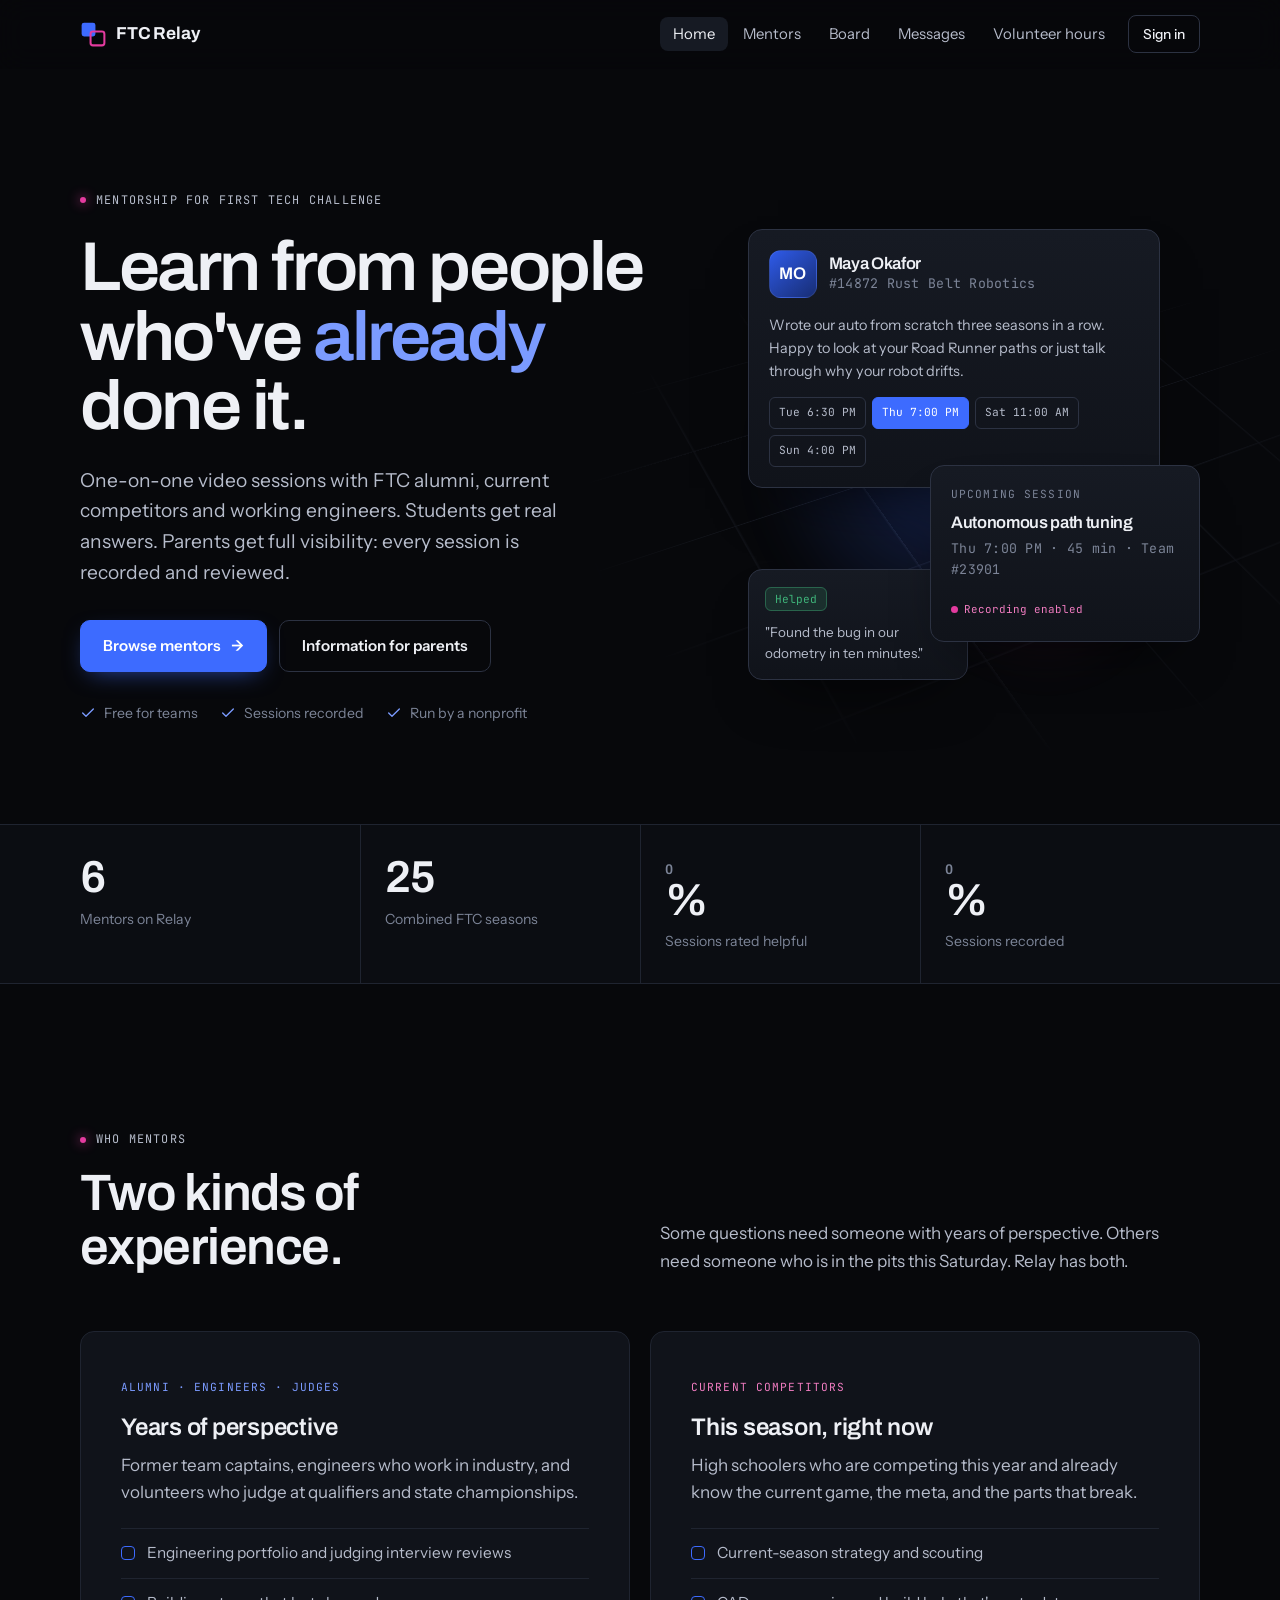
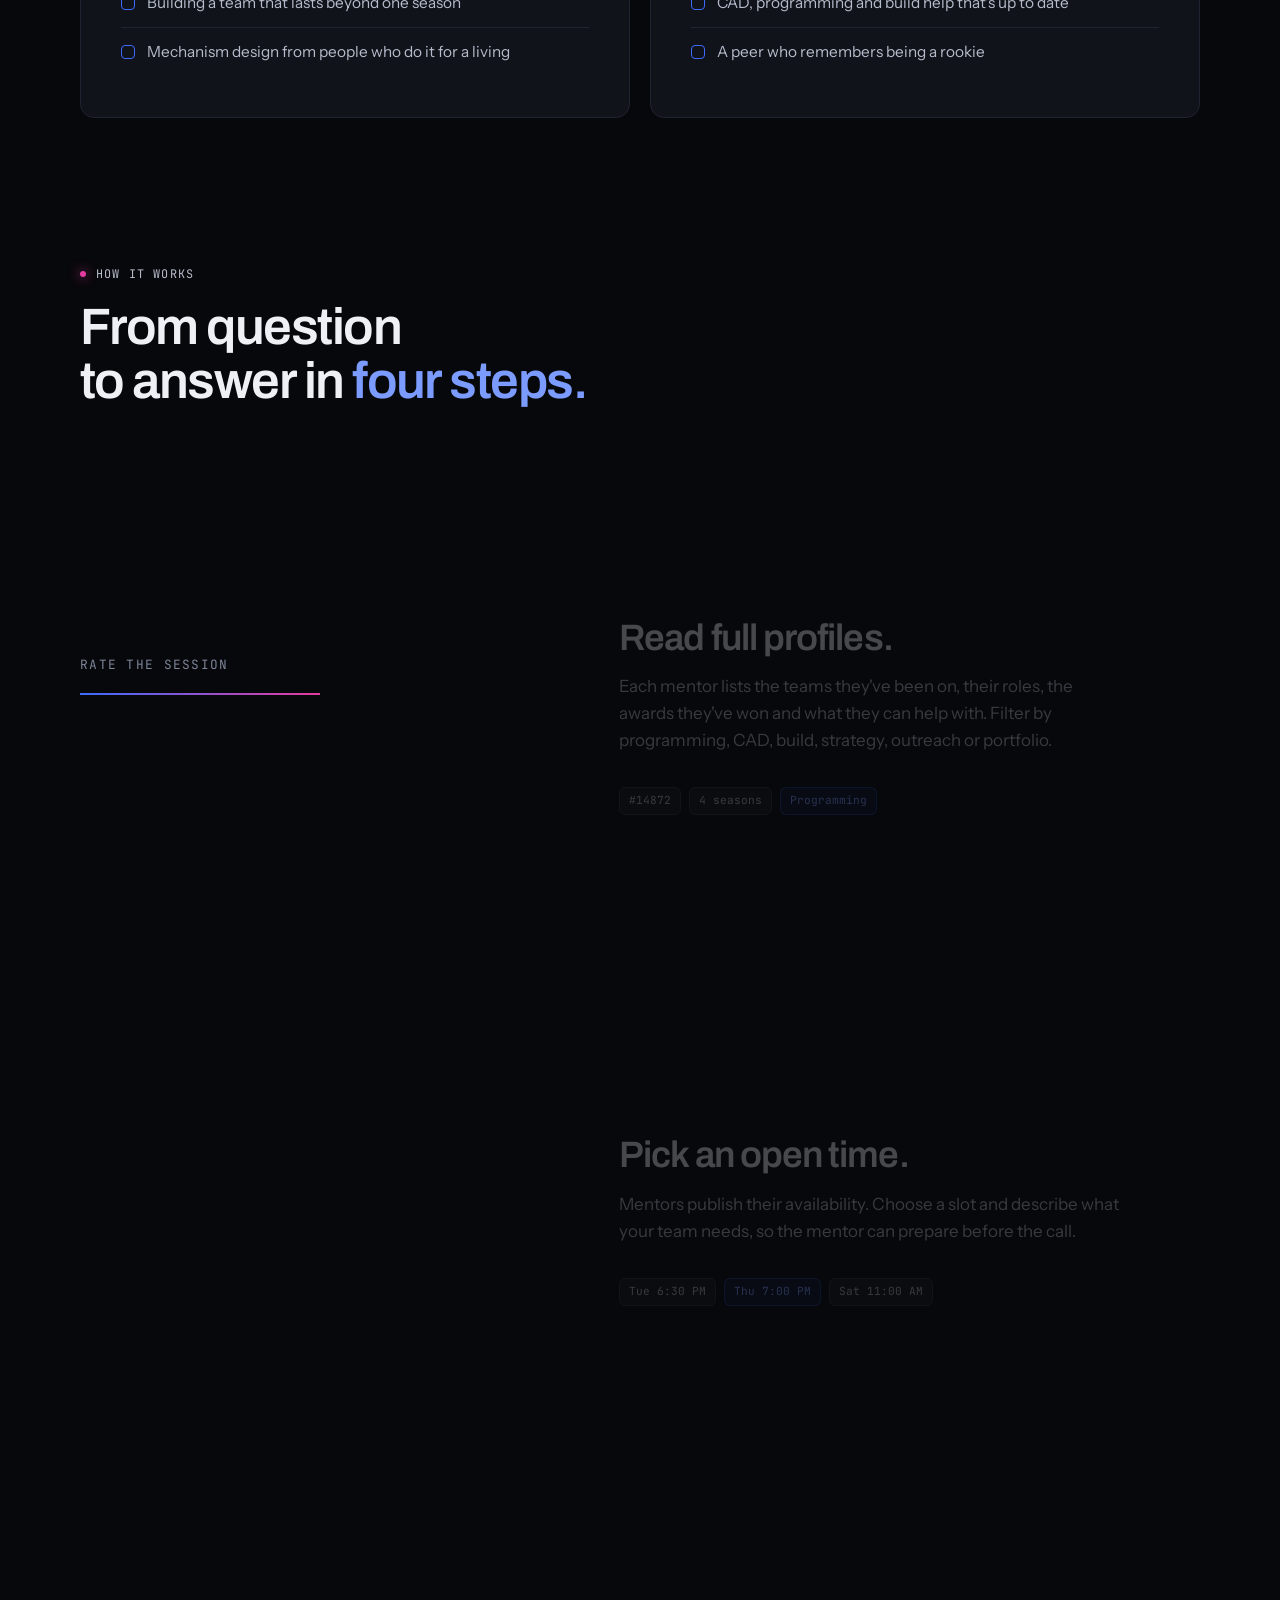
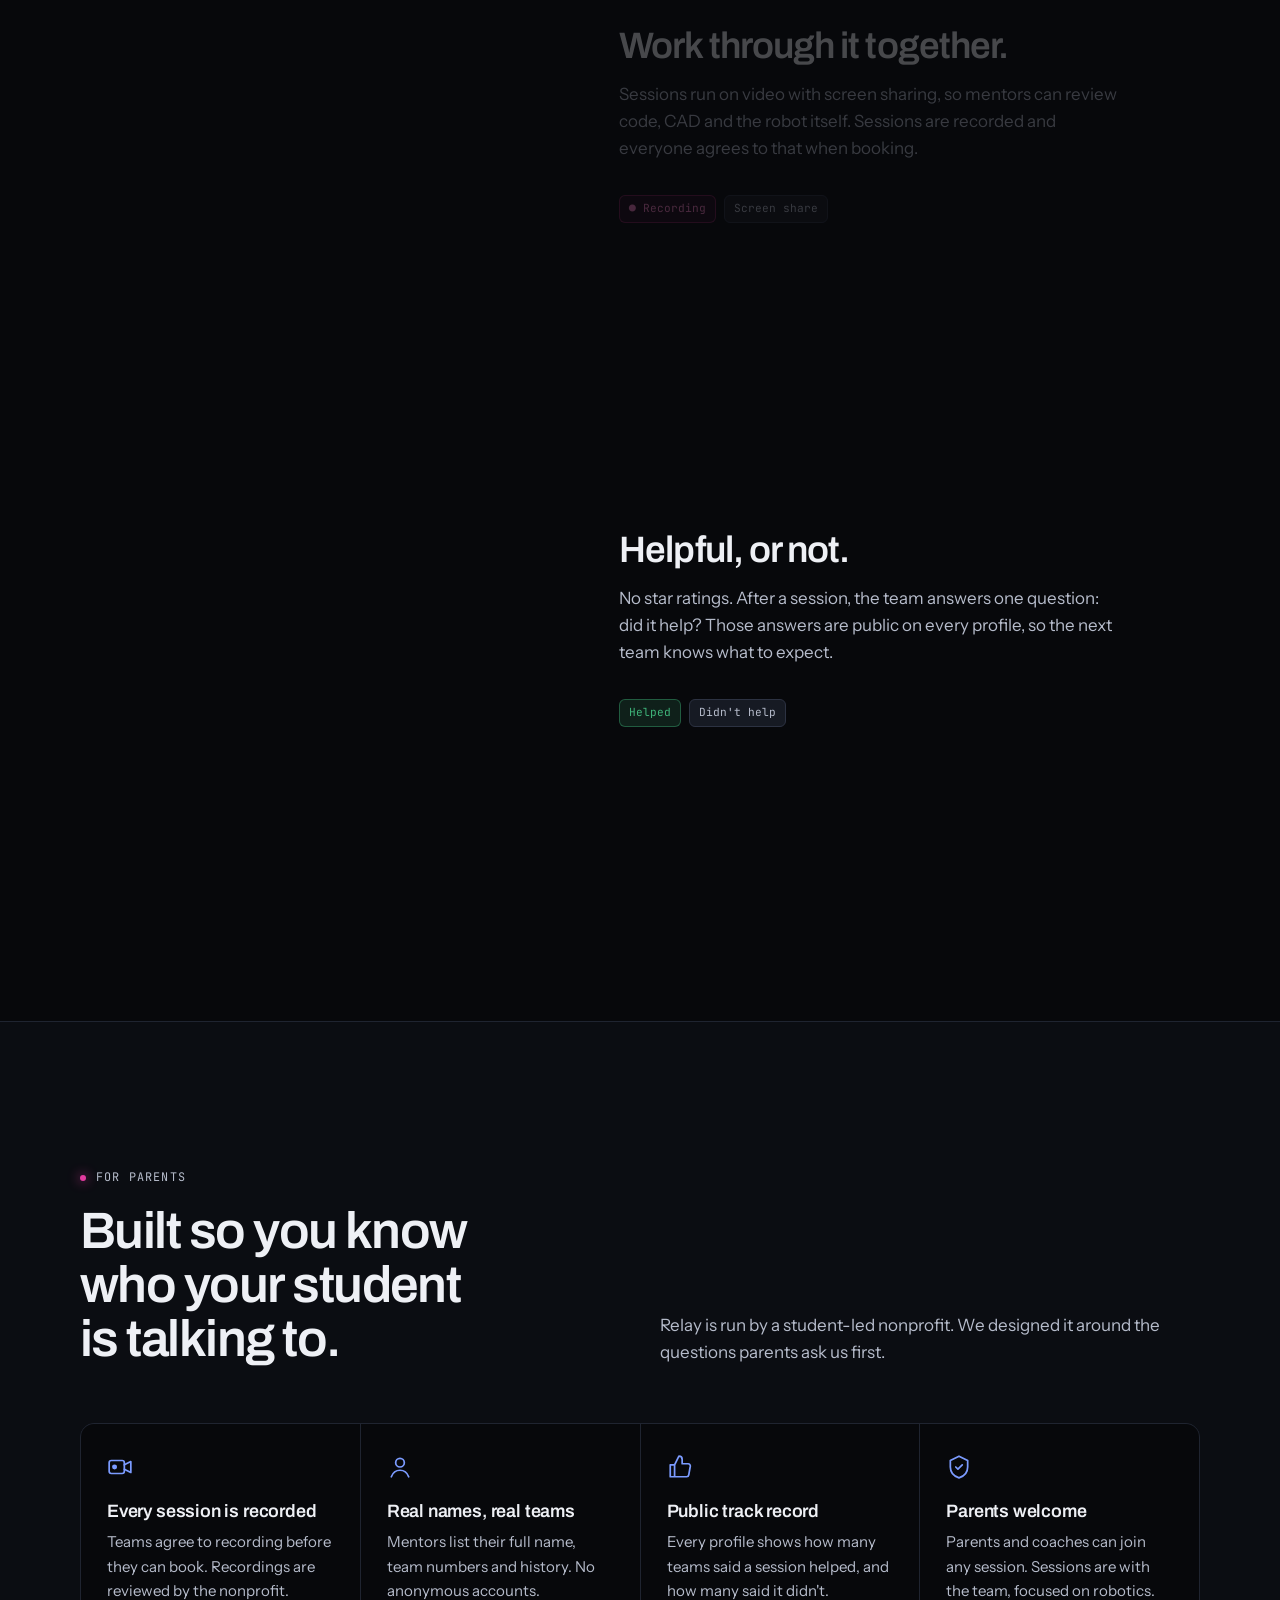
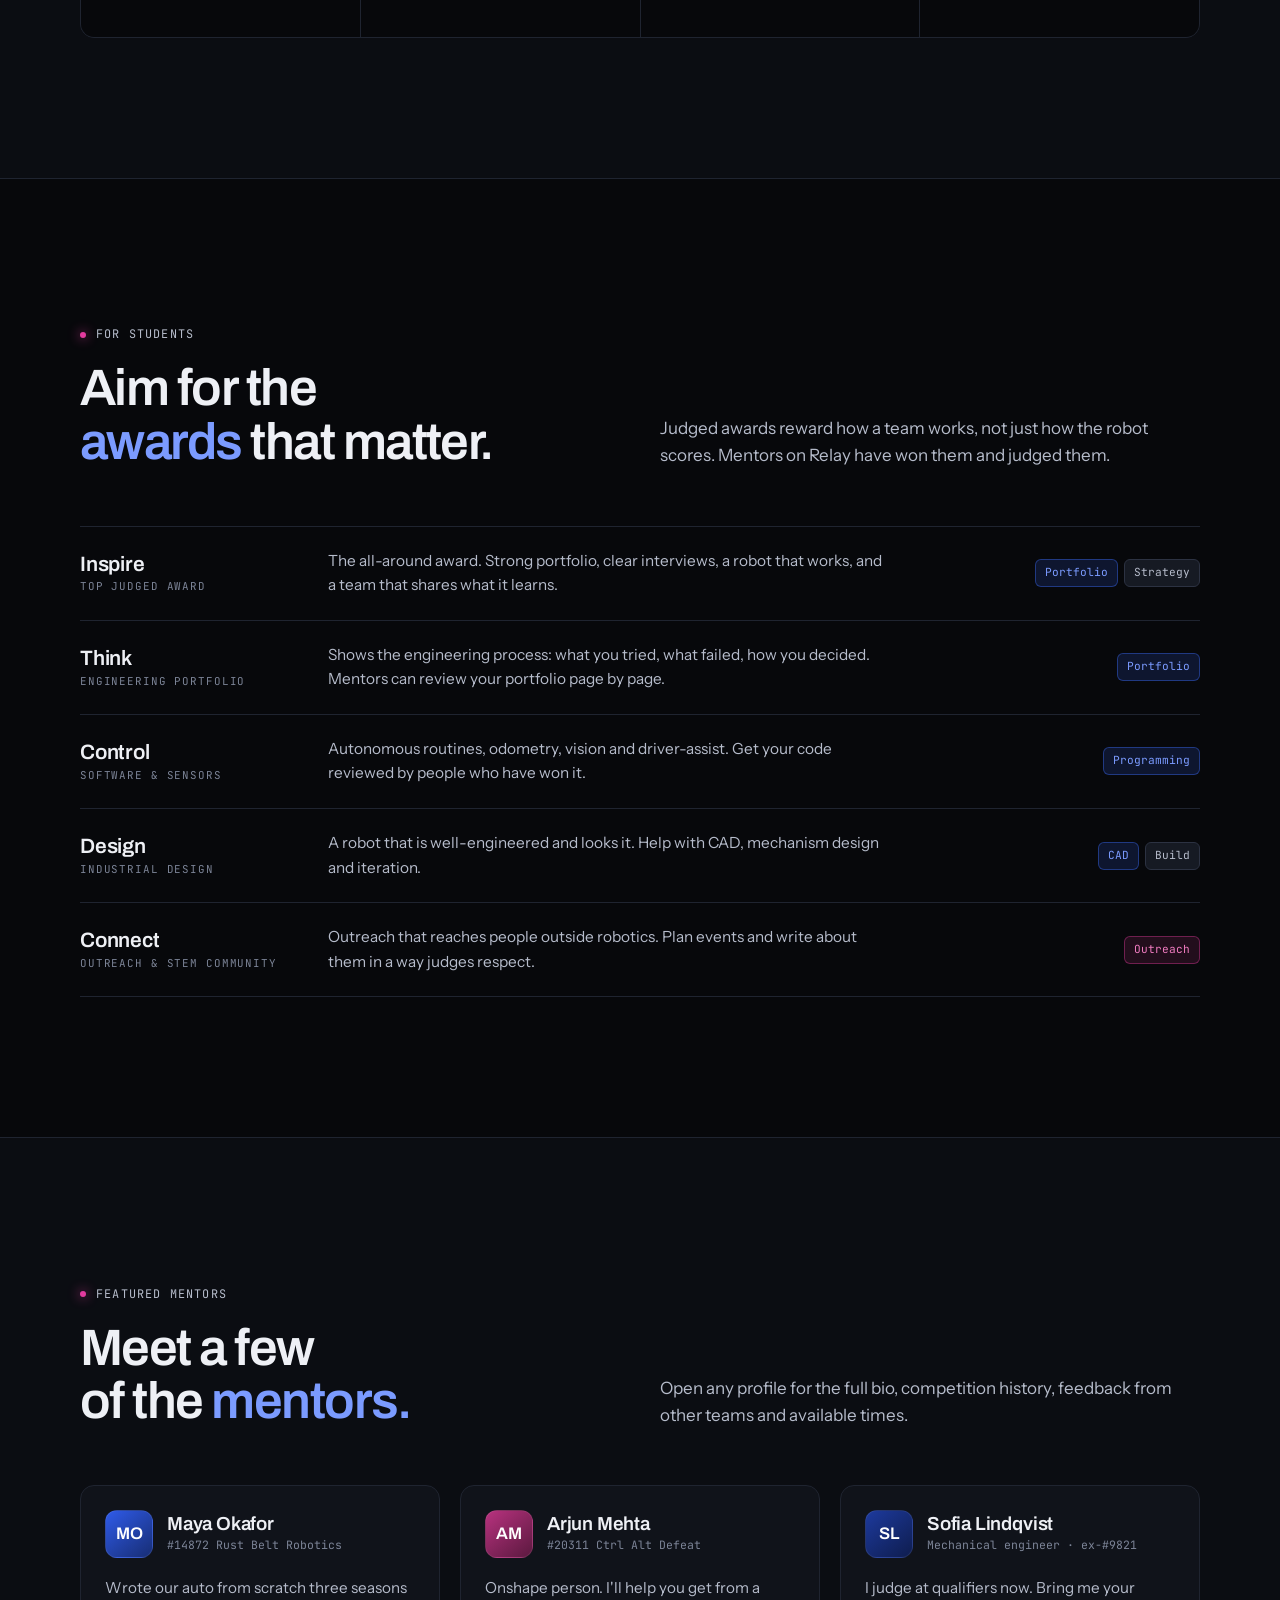
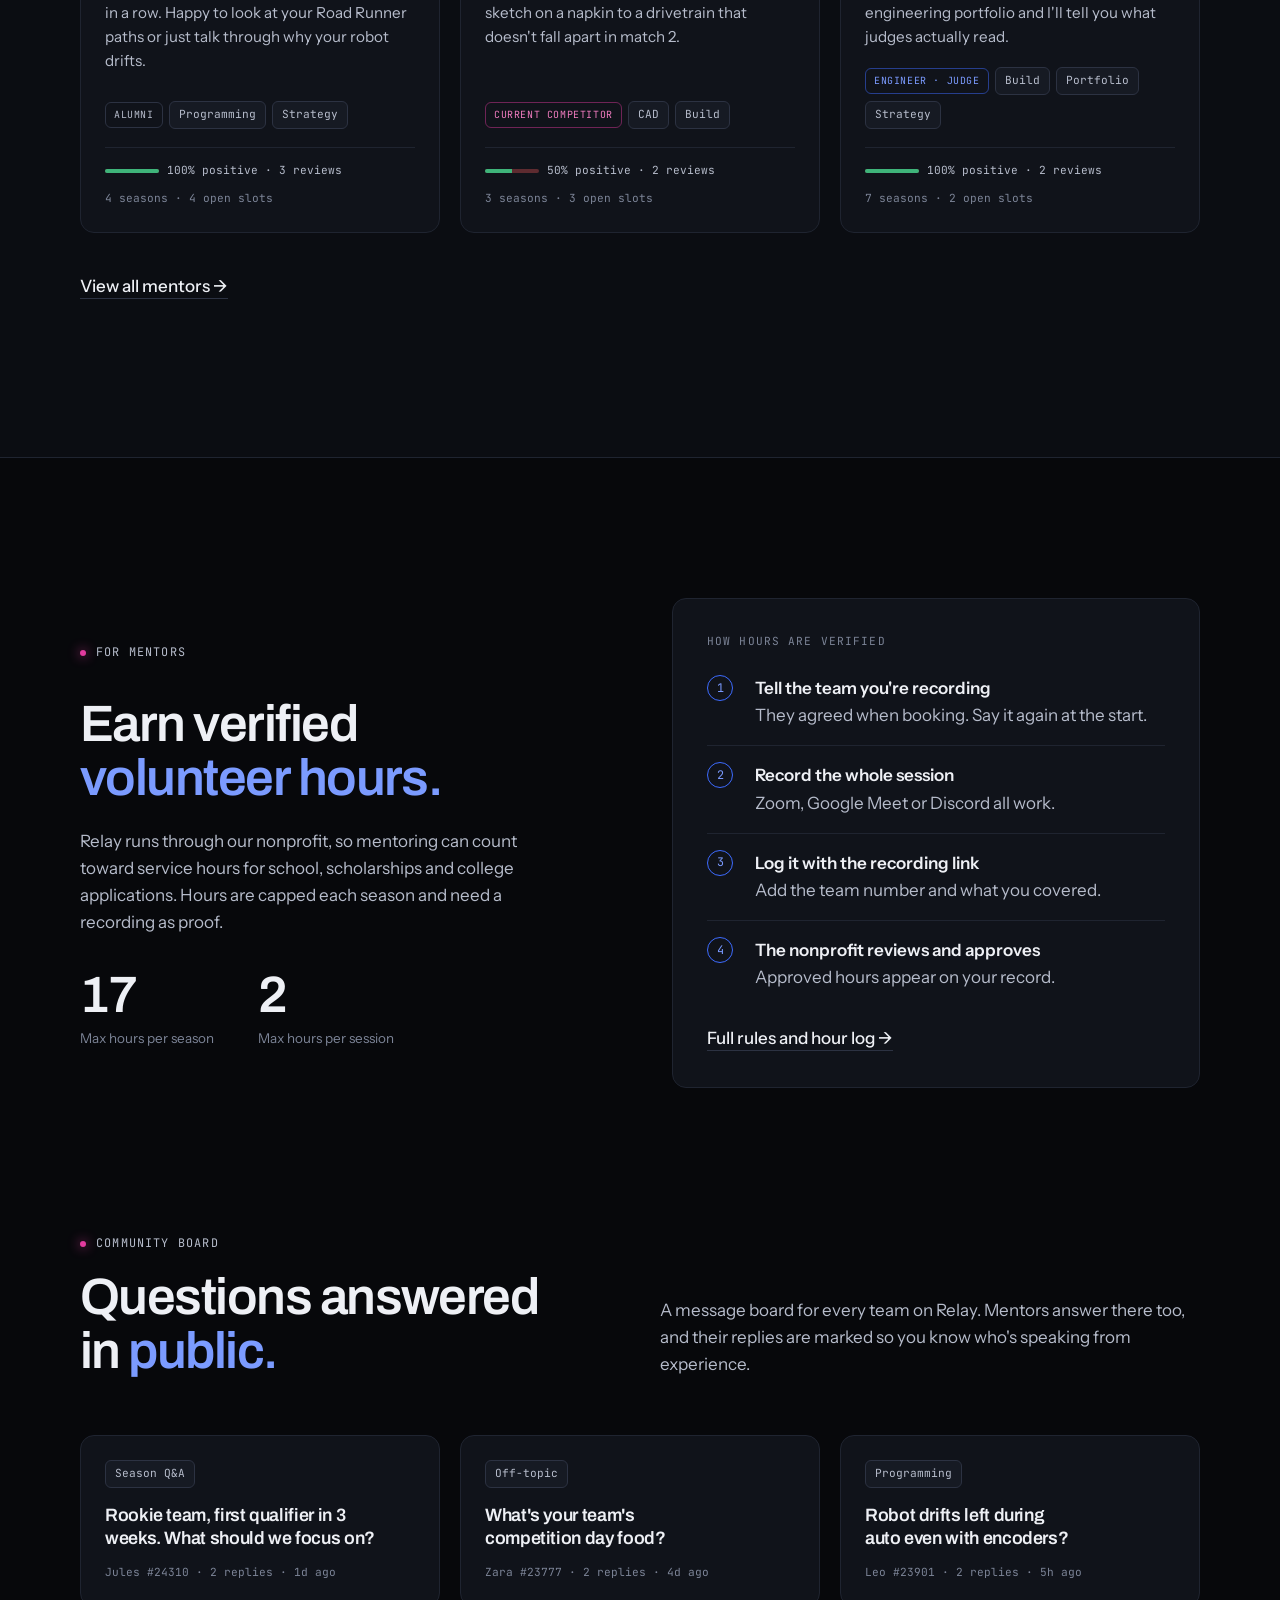
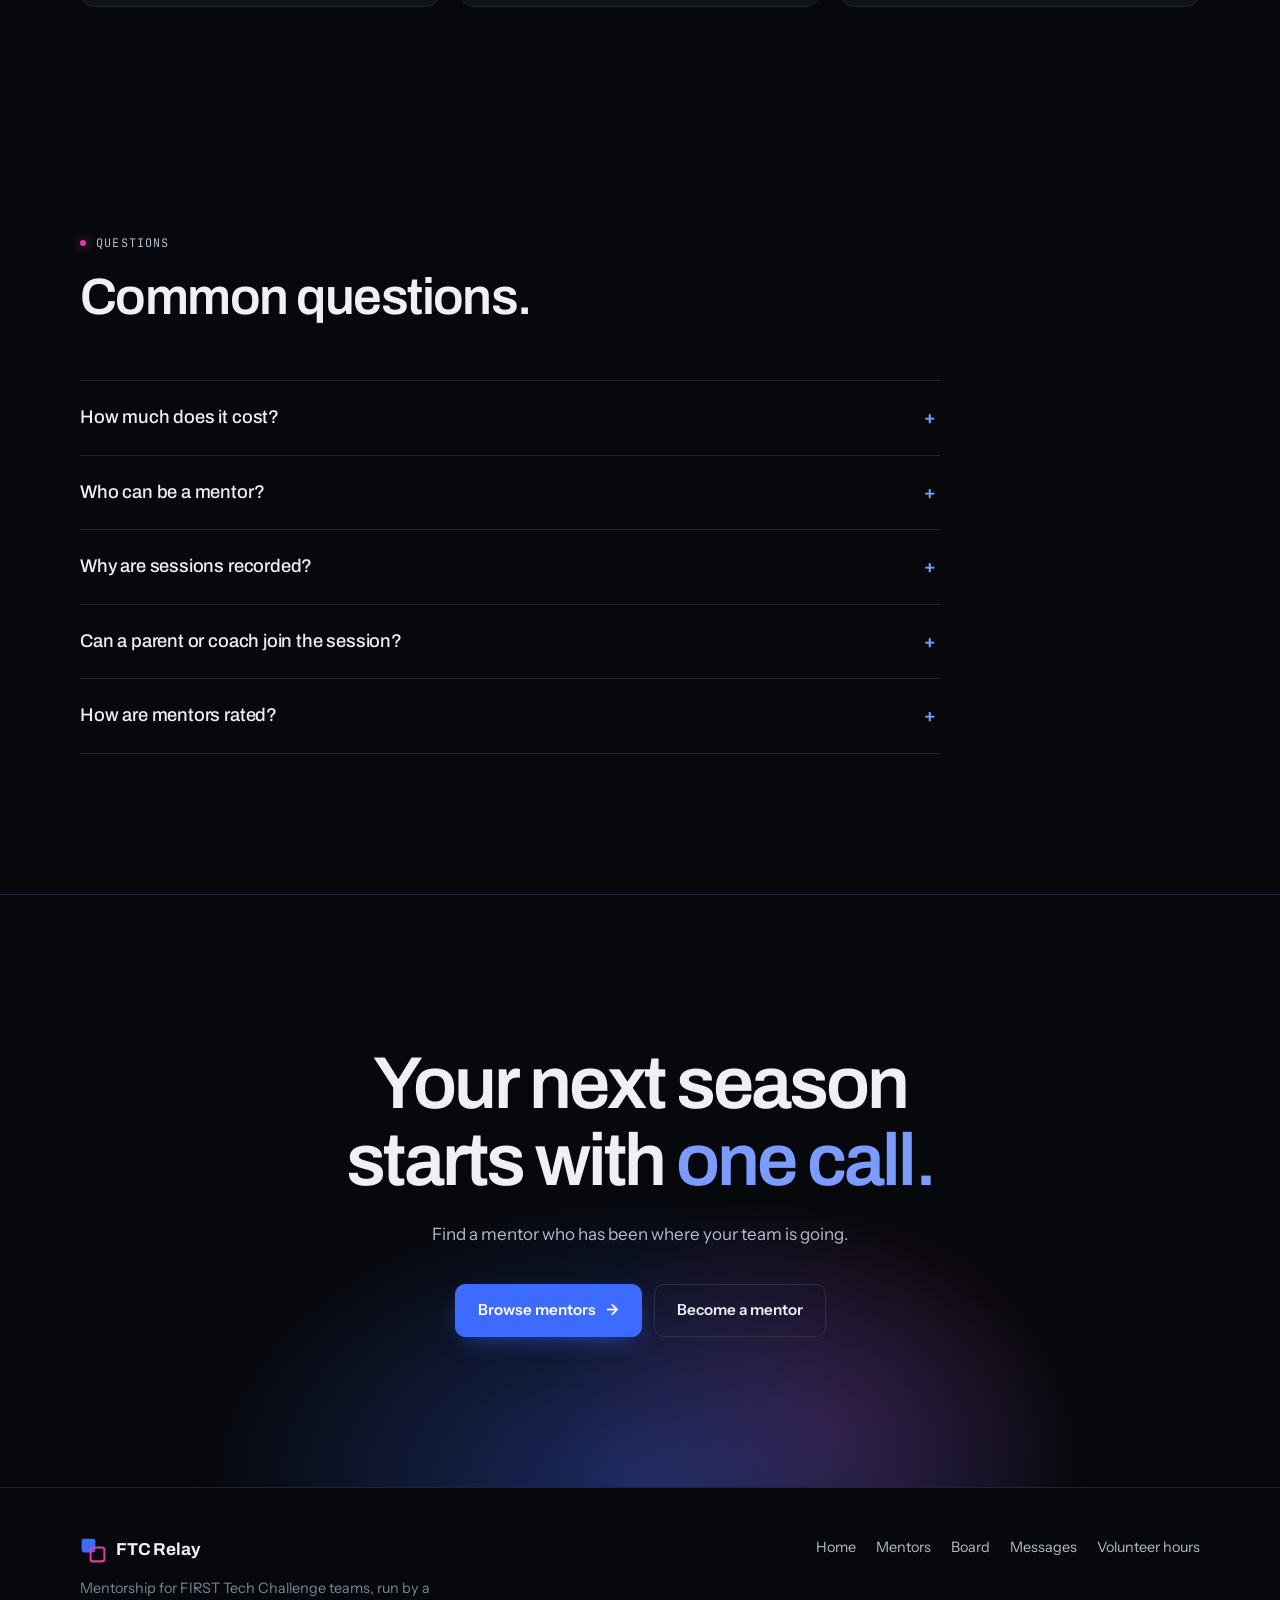
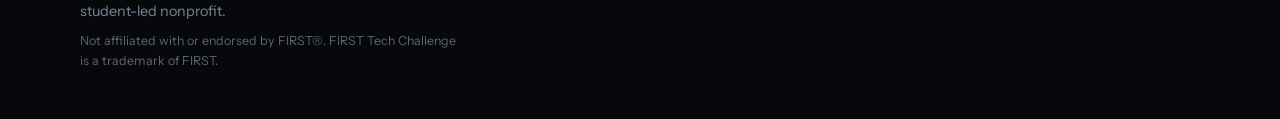
<file: index.html>
<!doctype html>
<html lang="en">
<head>
  <meta charset="utf-8">
  <meta name="viewport" content="width=device-width, initial-scale=1, viewport-fit=cover">
  <title>FTC Relay</title>
  <meta name="description" content="One-on-one mentorship for FIRST Tech Challenge teams from alumni, current competitors and engineers. Every session recorded and reviewed.">
  <meta name="theme-color" content="#07080b">
  <link rel="preconnect" href="https://fonts.googleapis.com">
  <link rel="preconnect" href="https://fonts.gstatic.com" crossorigin>
  <link href="https://fonts.googleapis.com/css2?family=Archivo:ital,wdth,wght@0,62..125,100..900;1,62..125,100..900&family=Instrument+Sans:wght@400;500;600&family=JetBrains+Mono:wght@400;600&display=swap" rel="stylesheet">
  <link rel="stylesheet" href="css/style.css">
</head>
<body>
  <header id="nav"></header>
  <div class="track" aria-hidden="true"><i></i></div>

  <main>
    <!-- hero -->
    <section class="hero">
      <div class="wrap">
        <div>
          <span class="eyebrow" data-reveal>Mentorship for FIRST Tech Challenge</span>
          <h1 data-split>Learn from people<br>who've <em>already</em><br>done it.</h1>
          <p class="hero-lede" data-reveal style="--i:3">One-on-one video sessions with FTC alumni, current competitors and working engineers. Students get real answers. Parents get full visibility: every session is recorded and reviewed.</p>
          <div class="hero-cta" data-reveal style="--i:4">
            <a class="btn" href="mentors.html">Browse mentors <span class="arrow">→</span></a>
            <a class="btn ghost" href="#parents">Information for parents</a>
          </div>
          <div class="hero-assure" data-reveal style="--i:5">
            <span><svg viewBox="0 0 24 24" fill="none" stroke="currentColor" stroke-width="2" stroke-linecap="round" stroke-linejoin="round" aria-hidden="true"><path d="M20 6 9 17l-5-5"/></svg>Free for teams</span>
            <span><svg viewBox="0 0 24 24" fill="none" stroke="currentColor" stroke-width="2" stroke-linecap="round" stroke-linejoin="round" aria-hidden="true"><path d="M20 6 9 17l-5-5"/></svg>Sessions recorded</span>
            <span><svg viewBox="0 0 24 24" fill="none" stroke="currentColor" stroke-width="2" stroke-linecap="round" stroke-linejoin="round" aria-hidden="true"><path d="M20 6 9 17l-5-5"/></svg>Run by a nonprofit</span>
          </div>
        </div>

        <!-- product preview, built from real seed data in home.js -->
        <div class="preview" aria-hidden="true">
          <div class="pv pv-profile" data-reveal data-speed="-0.04" style="--i:2">
            <div class="row" id="pvHead"></div>
            <p style="color:var(--fg-2);font-size:.9rem;margin:16px 0 0" id="pvBlurb"></p>
            <div class="pv-slots" id="pvSlots"></div>
          </div>
          <div class="pv pv-session" data-reveal data-speed="0.05" style="--i:4">
            <span class="lbl">Upcoming session</span>
            <h4>Autonomous path tuning</h4>
            <p class="mono muted" style="margin:6px 0 14px">Thu 7:00 PM · 45 min · Team #23901</p>
            <span class="rec">Recording enabled</span>
          </div>
          <div class="pv pv-feedback" data-reveal data-speed="0.1" style="--i:6">
            <span class="pill good">Helped</span>
            <p style="font-size:.84rem;color:var(--fg-2);margin:10px 0 0">"Found the bug in our odometry in ten minutes."</p>
          </div>
        </div>
      </div>
    </section>

    <!-- stats -->
    <section class="stats">
      <div class="wrap">
        <div class="stat" data-reveal><b data-count="0" id="stMentors">0</b><span>Mentors on Relay</span></div>
        <div class="stat" data-reveal style="--i:1"><b data-count="0" id="stSeasons">0</b><span>Combined FTC seasons</span></div>
        <div class="stat" data-reveal style="--i:2"><b><span data-count="0" id="stPos">0</span>%</b><span>Sessions rated helpful</span></div>
        <div class="stat" data-reveal style="--i:3"><b><span data-count="100">0</span>%</b><span>Sessions recorded</span></div>
      </div>
    </section>

    <!-- who -->
    <section class="sec">
      <div class="wrap">
        <div class="sec-head">
          <div>
            <span class="eyebrow">Who mentors</span>
            <h2 data-split>Two kinds of<br>experience.</h2>
          </div>
          <p data-reveal>Some questions need someone with years of perspective. Others need someone who is in the pits this Saturday. Relay has both.</p>
        </div>

        <div class="who">
          <div data-reveal>
            <span class="tag">Alumni · Engineers · Judges</span>
            <h3>Years of perspective</h3>
            <p>Former team captains, engineers who work in industry, and volunteers who judge at qualifiers and state championships.</p>
            <ul>
              <li>Engineering portfolio and judging interview reviews</li>
              <li>Building a team that lasts beyond one season</li>
              <li>Mechanism design from people who do it for a living</li>
            </ul>
          </div>
          <div data-reveal style="--i:1">
            <span class="tag">Current competitors</span>
            <h3>This season, right now</h3>
            <p>High schoolers who are competing this year and already know the current game, the meta, and the parts that break.</p>
            <ul>
              <li>Current-season strategy and scouting</li>
              <li>CAD, programming and build help that's up to date</li>
              <li>A peer who remembers being a rookie</li>
            </ul>
          </div>
        </div>
      </div>
    </section>

    <!-- how -->
    <section class="sec tight">
      <div class="wrap">
        <div class="sec-head">
          <div>
            <span class="eyebrow">How it works</span>
            <h2 data-split>From question<br>to answer in <em>four steps.</em></h2>
          </div>
        </div>

        <div class="steps">
          <div class="steps-sticky">
            <div class="big-num" aria-hidden="true"><span class="roll"><span>1</span><span>2</span><span>3</span><span>4</span></span></div>
            <div>
              <div class="label" id="stepLabel">Choose a mentor</div>
              <div class="steps-progress"><i></i></div>
            </div>
          </div>
          <div class="steps-list">
            <article class="step active" data-label="Choose a mentor">
              <h3>Read full profiles.</h3>
              <p>Each mentor lists the teams they've been on, their roles, the awards they've won and what they can help with. Filter by programming, CAD, build, strategy, outreach or portfolio.</p>
              <div class="mini"><span class="pill">#14872</span><span class="pill">4 seasons</span><span class="pill accent">Programming</span></div>
            </article>
            <article class="step" data-label="Book a session">
              <h3>Pick an open time.</h3>
              <p>Mentors publish their availability. Choose a slot and describe what your team needs, so the mentor can prepare before the call.</p>
              <div class="mini"><span class="pill">Tue 6:30 PM</span><span class="pill accent">Thu 7:00 PM</span><span class="pill">Sat 11:00 AM</span></div>
            </article>
            <article class="step" data-label="Meet on video">
              <h3>Work through it together.</h3>
              <p>Sessions run on video with screen sharing, so mentors can review code, CAD and the robot itself. Sessions are recorded and everyone agrees to that when booking.</p>
              <div class="mini"><span class="pill mag">● Recording</span><span class="pill">Screen share</span></div>
            </article>
            <article class="step" data-label="Rate the session">
              <h3>Helpful, or not.</h3>
              <p>No star ratings. After a session, the team answers one question: did it help? Those answers are public on every profile, so the next team knows what to expect.</p>
              <div class="mini"><span class="pill good">Helped</span><span class="pill">Didn't help</span></div>
            </article>
          </div>
        </div>
      </div>
    </section>

    <!-- parents -->
    <section class="sec alt" id="parents">
      <div class="wrap">
        <div class="sec-head">
          <div>
            <span class="eyebrow">For parents</span>
            <h2 data-split>Built so you know<br>who your student<br>is talking to.</h2>
          </div>
          <p data-reveal>Relay is run by a student-led nonprofit. We designed it around the questions parents ask us first.</p>
        </div>

        <div class="safety">
          <div data-reveal>
            <svg viewBox="0 0 24 24" fill="none" stroke="currentColor" stroke-width="1.6" stroke-linecap="round" stroke-linejoin="round" aria-hidden="true"><rect x="2" y="6" width="14" height="12" rx="2"/><path d="m16 10 6-3v10l-6-3"/><circle cx="7" cy="12" r="1.5" fill="currentColor"/></svg>
            <h3>Every session is recorded</h3>
            <p>Teams agree to recording before they can book. Recordings are reviewed by the nonprofit.</p>
          </div>
          <div data-reveal style="--i:1">
            <svg viewBox="0 0 24 24" fill="none" stroke="currentColor" stroke-width="1.6" stroke-linecap="round" stroke-linejoin="round" aria-hidden="true"><circle cx="12" cy="8" r="4"/><path d="M4 21c1.5-4 4.5-6 8-6s6.5 2 8 6"/></svg>
            <h3>Real names, real teams</h3>
            <p>Mentors list their full name, team numbers and history. No anonymous accounts.</p>
          </div>
          <div data-reveal style="--i:2">
            <svg viewBox="0 0 24 24" fill="none" stroke="currentColor" stroke-width="1.6" stroke-linecap="round" stroke-linejoin="round" aria-hidden="true"><path d="M7 10v11H3V10h4zm0 0 4-8c1.7 0 3 1.3 3 3v4h5.5a2 2 0 0 1 2 2.3l-1.4 8A2 2 0 0 1 18.1 21H7"/></svg>
            <h3>Public track record</h3>
            <p>Every profile shows how many teams said a session helped, and how many said it didn't.</p>
          </div>
          <div data-reveal style="--i:3">
            <svg viewBox="0 0 24 24" fill="none" stroke="currentColor" stroke-width="1.6" stroke-linecap="round" stroke-linejoin="round" aria-hidden="true"><path d="M12 2 4 6v6c0 5 3.4 8.6 8 10 4.6-1.4 8-5 8-10V6l-8-4z"/><path d="m9 12 2 2 4-4"/></svg>
            <h3>Parents welcome</h3>
            <p>Parents and coaches can join any session. Sessions are with the team, focused on robotics.</p>
          </div>
        </div>
      </div>
    </section>

    <!-- students / awards -->
    <section class="sec">
      <div class="wrap">
        <div class="sec-head">
          <div>
            <span class="eyebrow">For students</span>
            <h2 data-split>Aim for the<br><em>awards</em> that matter.</h2>
          </div>
          <p data-reveal>Judged awards reward how a team works, not just how the robot scores. Mentors on Relay have won them and judged them.</p>
        </div>

        <div class="awards">
          <div class="award-row" data-reveal>
            <h3>Inspire<small>Top judged award</small></h3>
            <p>The all-around award. Strong portfolio, clear interviews, a robot that works, and a team that shares what it learns.</p>
            <div class="tags"><span class="pill accent">Portfolio</span><span class="pill">Strategy</span></div>
          </div>
          <div class="award-row" data-reveal>
            <h3>Think<small>Engineering portfolio</small></h3>
            <p>Shows the engineering process: what you tried, what failed, how you decided. Mentors can review your portfolio page by page.</p>
            <div class="tags"><span class="pill accent">Portfolio</span></div>
          </div>
          <div class="award-row" data-reveal>
            <h3>Control<small>Software &amp; sensors</small></h3>
            <p>Autonomous routines, odometry, vision and driver-assist. Get your code reviewed by people who have won it.</p>
            <div class="tags"><span class="pill accent">Programming</span></div>
          </div>
          <div class="award-row" data-reveal>
            <h3>Design<small>Industrial design</small></h3>
            <p>A robot that is well-engineered and looks it. Help with CAD, mechanism design and iteration.</p>
            <div class="tags"><span class="pill accent">CAD</span><span class="pill">Build</span></div>
          </div>
          <div class="award-row" data-reveal>
            <h3>Connect<small>Outreach &amp; STEM community</small></h3>
            <p>Outreach that reaches people outside robotics. Plan events and write about them in a way judges respect.</p>
            <div class="tags"><span class="pill mag">Outreach</span></div>
          </div>
        </div>
      </div>
    </section>

    <!-- mentors -->
    <section class="sec alt">
      <div class="wrap">
        <div class="sec-head">
          <div>
            <span class="eyebrow">Featured mentors</span>
            <h2 data-split>Meet a few<br>of the <em>mentors.</em></h2>
          </div>
          <p data-reveal>Open any profile for the full bio, competition history, feedback from other teams and available times.</p>
        </div>
        <div class="cards" id="homeMentors"></div>
        <p style="margin-top:40px" data-reveal><a class="link-u" href="mentors.html">View all mentors →</a></p>
      </div>
    </section>

    <!-- hours -->
    <section class="sec">
      <div class="wrap">
        <div class="hours-grid">
          <div>
            <span class="eyebrow" style="margin-bottom:18px">For mentors</span>
            <h2 data-split style="margin-top:18px">Earn verified<br><em>volunteer hours.</em></h2>
            <p style="margin-top:22px;max-width:44ch;color:var(--fg-2)" data-reveal>Relay runs through our nonprofit, so mentoring can count toward service hours for school, scholarships and college applications. Hours are capped each season and need a recording as proof.</p>
            <div class="counter-row" data-reveal>
              <div class="counter"><b data-count="20">0</b><span>Max hours per season</span></div>
              <div class="counter"><b data-count="2">0</b><span>Max hours per session</span></div>
            </div>
          </div>
          <div class="panel" data-reveal style="--i:1">
            <span class="lbl" style="display:block;margin-bottom:8px">How hours are verified</span>
            <ol class="checklist">
              <li><span><b>Tell the team you're recording</b>They agreed when booking. Say it again at the start.</span></li>
              <li><span><b>Record the whole session</b>Zoom, Google Meet or Discord all work.</span></li>
              <li><span><b>Log it with the recording link</b>Add the team number and what you covered.</span></li>
              <li><span><b>The nonprofit reviews and approves</b>Approved hours appear on your record.</span></li>
            </ol>
            <p style="margin:18px 0 0"><a class="link-u" href="hours.html">Full rules and hour log →</a></p>
          </div>
        </div>
      </div>
    </section>

    <!-- board -->
    <section class="sec tight">
      <div class="wrap">
        <div class="sec-head">
          <div>
            <span class="eyebrow">Community board</span>
            <h2 data-split>Questions answered<br>in <em>public.</em></h2>
          </div>
          <p data-reveal>A message board for every team on Relay. Mentors answer there too, and their replies are marked so you know who's speaking from experience.</p>
        </div>
        <div class="board-prev" id="homeBoard"></div>
        <p style="margin-top:36px" data-reveal><a class="link-u" href="board.html">Go to the board →</a></p>
      </div>
    </section>

    <!-- faq -->
    <section class="sec tight">
      <div class="wrap">
        <div class="sec-head">
          <div>
            <span class="eyebrow">Questions</span>
            <h2 data-split>Common questions.</h2>
          </div>
        </div>
        <div class="faq" data-reveal>
          <details>
            <summary>How much does it cost?</summary>
            <p>Nothing. Relay is free for teams. Mentors volunteer their time, and the nonprofit covers the rest.</p>
          </details>
          <details>
            <summary>Who can be a mentor?</summary>
            <p>FTC alumni, students currently competing with at least one full season behind them, and engineers or judges with FTC experience. Every mentor profile shows their real name and team history.</p>
          </details>
          <details>
            <summary>Why are sessions recorded?</summary>
            <p>Two reasons. It gives parents and the nonprofit a record of every session, and it is how mentors prove their volunteer hours. Teams agree to recording before they can book.</p>
          </details>
          <details>
            <summary>Can a parent or coach join the session?</summary>
            <p>Yes. Parents and coaches are welcome on any session. Many teams join as a group from their build space.</p>
          </details>
          <details>
            <summary>How are mentors rated?</summary>
            <p>After a session, the team says whether it helped or didn't, with an optional comment. Only teams who booked that mentor can leave feedback, and the totals are shown on every profile.</p>
          </details>
        </div>
      </div>
    </section>

    <section class="cta-band">
      <div class="wrap">
        <h2 data-split>Your next season<br>starts with <em>one call.</em></h2>
        <p data-reveal>Find a mentor who has been where your team is going.</p>
        <div class="actions" data-reveal>
          <a class="btn" href="mentors.html">Browse mentors <span class="arrow">→</span></a>
          <a class="btn ghost" href="hours.html">Become a mentor</a>
        </div>
      </div>
    </section>
  </main>

  <footer id="foot"></footer>

  <script src="js/store.js"></script>
  <script src="js/ui.js"></script>
  <script src="js/home.js"></script>
</body>
</html>
</file>
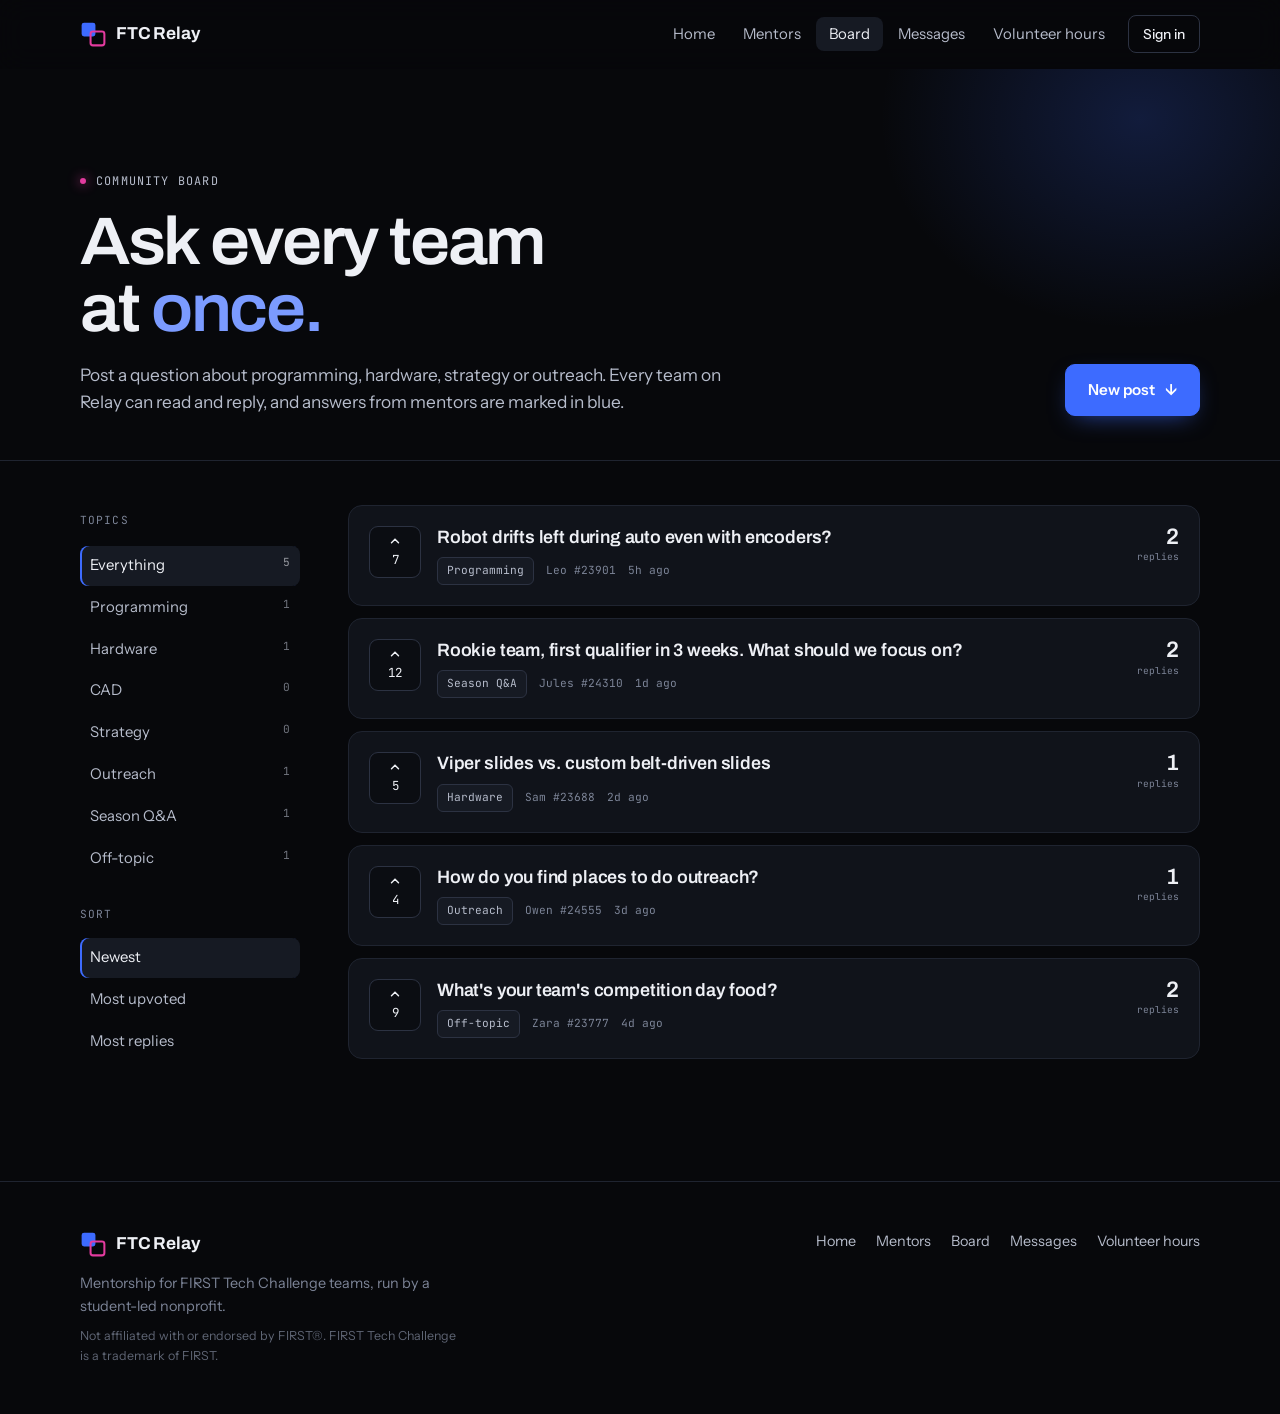
<file: board.html>
<!doctype html>
<html lang="en">
<head>
  <meta charset="utf-8">
  <meta name="viewport" content="width=device-width, initial-scale=1, viewport-fit=cover">
  <meta name="theme-color" content="#07080b">
  <title>Board — FTC Relay</title>
  <link rel="preconnect" href="https://fonts.googleapis.com">
  <link rel="preconnect" href="https://fonts.gstatic.com" crossorigin>
  <link href="https://fonts.googleapis.com/css2?family=Archivo:ital,wdth,wght@0,62..125,100..900;1,62..125,100..900&family=Instrument+Sans:wght@400;500;600&family=JetBrains+Mono:wght@400;600&display=swap" rel="stylesheet">
  <link rel="stylesheet" href="css/style.css">
</head>
<body>
  <header id="nav"></header>

  <main>
    <section class="page-head">
      <div class="wrap">
        <div class="row">
          <div>
            <span class="eyebrow" data-reveal>Community board</span>
            <h1 data-split>Ask every team<br>at <em>once.</em></h1>
            <p data-reveal style="--i:2">Post a question about programming, hardware, strategy or outreach. Every team on Relay can read and reply, and answers from mentors are marked in blue.</p>
          </div>
          <button class="btn" id="newPostBtn" data-reveal style="--i:3">New post <span class="arrow">↓</span></button>
        </div>
      </div>
    </section>

    <div class="wrap">
      <div class="board-layout">
        <aside class="board-side">
          <span class="lbl">Topics</span>
          <div class="cats" id="cats"></div>
          <span class="lbl" style="display:block;margin-top:28px">Sort</span>
          <div class="cats" id="sorts">
            <button data-sort="new" aria-pressed="true">Newest</button>
            <button data-sort="top" aria-pressed="false">Most upvoted</button>
            <button data-sort="active" aria-pressed="false">Most replies</button>
          </div>
        </aside>

        <div>
          <form class="composer" id="composer" hidden>
            <div class="form-row">
              <div class="field"><label for="pTitle">Title</label><input type="text" id="pTitle" required maxlength="120" placeholder="e.g. Robot drifts left during autonomous"></div>
              <div class="field"><label for="pCat">Topic</label><select id="pCat"></select></div>
            </div>
            <div class="field"><label for="pBody">Details</label><textarea id="pBody" required maxlength="3000" placeholder="What you tried, what happened, and what you expected"></textarea></div>
            <div class="composer-actions">
              <span class="mono muted">Posts are public to all teams. Keep it respectful.</span>
              <div style="display:flex;gap:8px"><button type="button" class="btn ghost small" id="cancelPost">Cancel</button><button class="btn small">Post</button></div>
            </div>
          </form>
          <div id="threads"></div>
          <p class="empty" id="empty" hidden>No posts in this topic yet.</p>
        </div>
      </div>
    </div>
  </main>

  <footer id="foot"></footer>

  <script src="js/store.js"></script>
  <script src="js/ui.js"></script>
  <script src="js/board.js"></script>
</body>
</html>
</file>
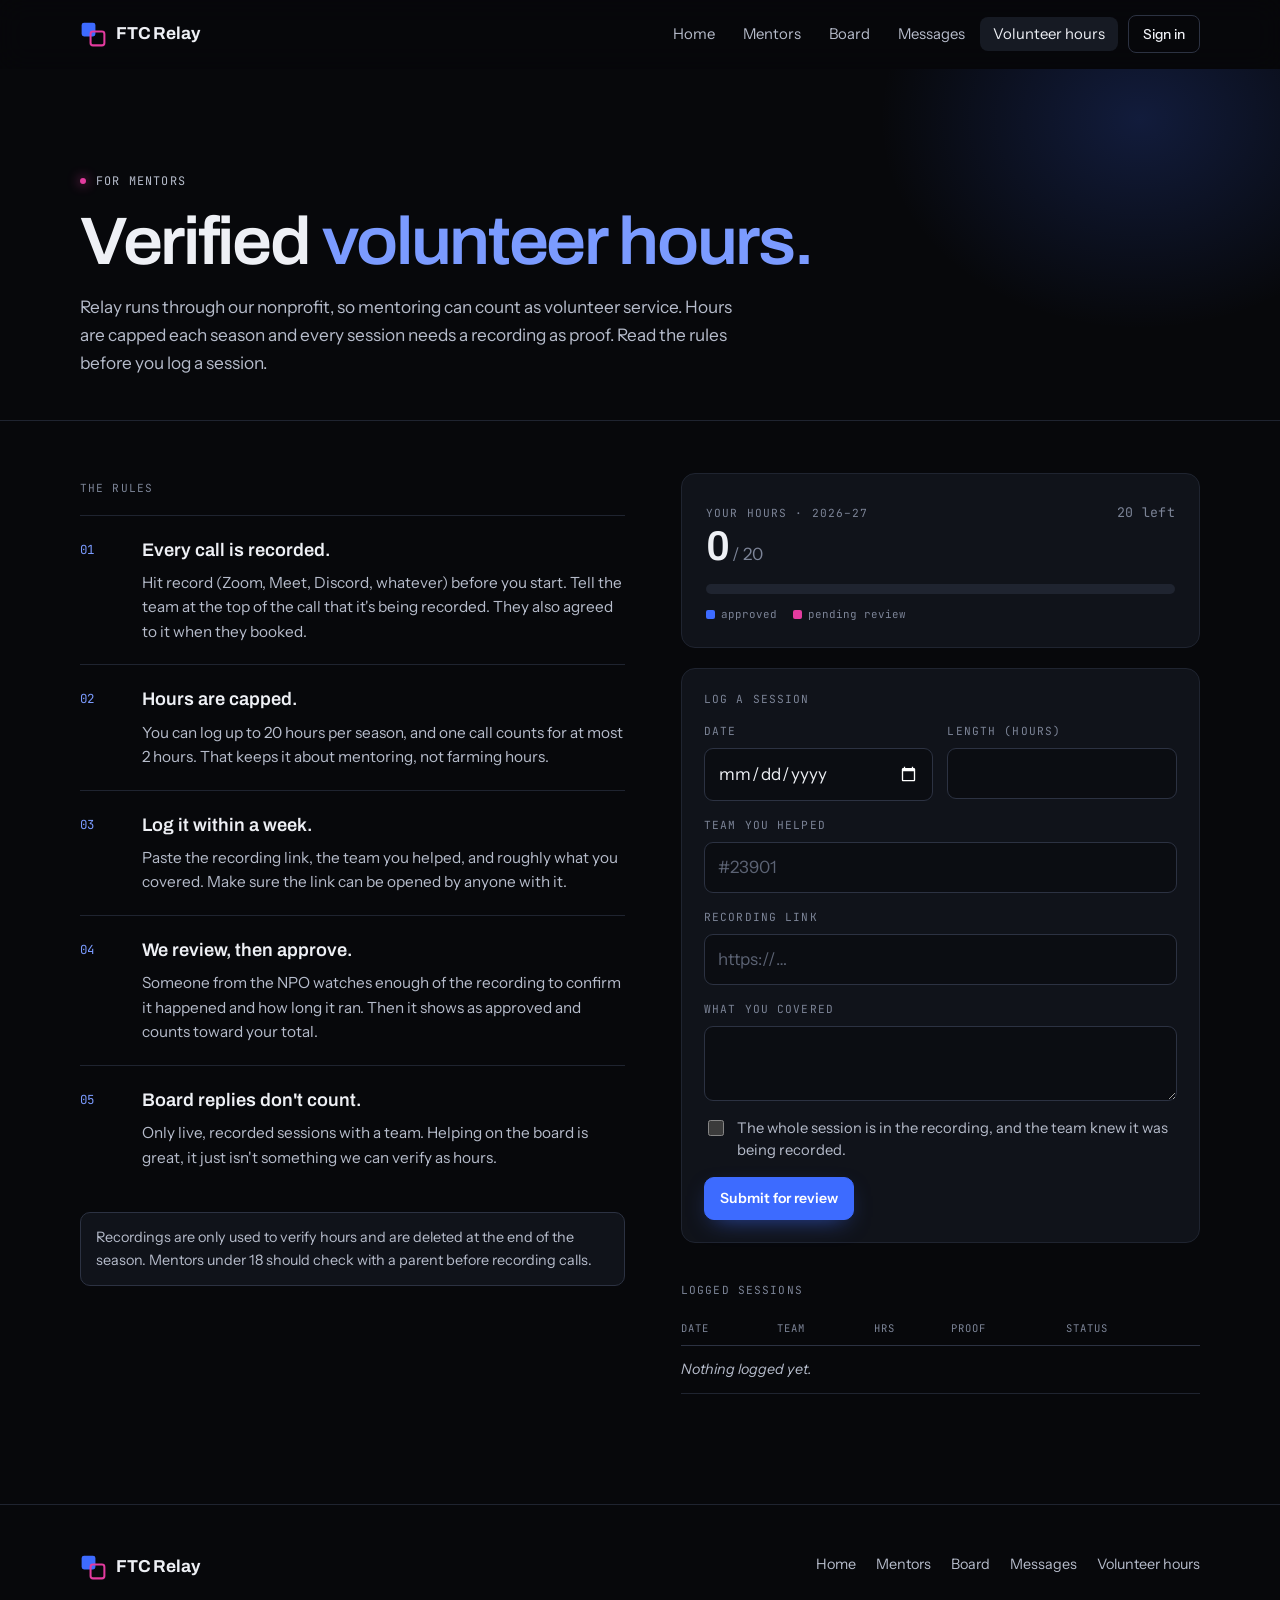
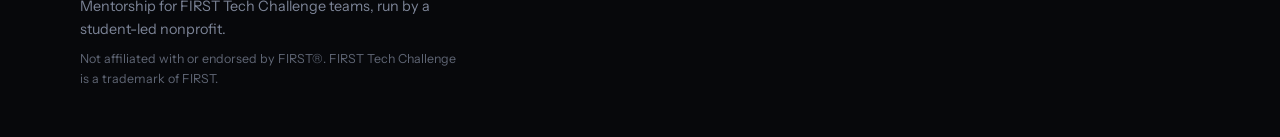
<file: hours.html>
<!doctype html>
<html lang="en">
<head>
  <meta charset="utf-8">
  <meta name="viewport" content="width=device-width, initial-scale=1, viewport-fit=cover">
  <meta name="theme-color" content="#07080b">
  <title>Volunteer hours — FTC Relay</title>
  <link rel="preconnect" href="https://fonts.googleapis.com">
  <link rel="preconnect" href="https://fonts.gstatic.com" crossorigin>
  <link href="https://fonts.googleapis.com/css2?family=Archivo:ital,wdth,wght@0,62..125,100..900;1,62..125,100..900&family=Instrument+Sans:wght@400;500;600&family=JetBrains+Mono:wght@400;600&display=swap" rel="stylesheet">
  <link rel="stylesheet" href="css/style.css">
</head>
<body>
  <header id="nav"></header>

  <main>
    <section class="page-head">
      <div class="wrap">
        <span class="eyebrow" data-reveal>For mentors</span>
        <h1 data-split>Verified <em>volunteer hours.</em></h1>
        <p data-reveal style="--i:2">Relay runs through our nonprofit, so mentoring can count as volunteer service. Hours are capped each season and every session needs a recording as proof. Read the rules before you log a session.</p>
      </div>
    </section>

    <div class="wrap">
      <div class="hours-layout">
        <div>
          <span class="lbl">The rules</span>
          <ol class="rules" style="margin-top:14px">
            <li data-reveal><div><b>Every call is recorded.</b><p>Hit record (Zoom, Meet, Discord, whatever) before you start. Tell the team at the top of the call that it's being recorded. They also agreed to it when they booked.</p></div></li>
            <li data-reveal><div><b>Hours are capped.</b><p>You can log up to <span class="js-cap"></span> hours per season, and one call counts for at most <span class="js-per"></span> hours. That keeps it about mentoring, not farming hours.</p></div></li>
            <li data-reveal><div><b>Log it within a week.</b><p>Paste the recording link, the team you helped, and roughly what you covered. Make sure the link can be opened by anyone with it.</p></div></li>
            <li data-reveal><div><b>We review, then approve.</b><p>Someone from the NPO watches enough of the recording to confirm it happened and how long it ran. Then it shows as approved and counts toward your total.</p></div></li>
            <li data-reveal><div><b>Board replies don't count.</b><p>Only live, recorded sessions with a team. Helping on the board is great, it just isn't something we can verify as hours.</p></div></li>
          </ol>
          <div class="notice soft" style="margin-top:22px" data-reveal>Recordings are only used to verify hours and are deleted at the end of the season. Mentors under 18 should check with a parent before recording calls.</div>
        </div>

        <div>
          <div class="cap" data-reveal>
            <div class="cap-top">
              <div><span class="lbl">Your hours · <span class="js-season"></span></span><br><b id="capNum">0</b> <span class="muted">/ <span class="js-cap"></span></span></div>
              <span class="mono muted" id="capLeft"></span>
            </div>
            <div class="cap-bar"><i id="capApproved"></i><i id="capPending" class="pending"></i></div>
            <div class="cap-legend"><span class="a">approved</span><span class="p">pending review</span></div>
          </div>

          <form class="composer" id="logForm" data-reveal>
            <span class="lbl" style="display:block;margin-bottom:14px">Log a session</span>
            <div class="form-row">
              <div class="field"><label for="hDate">Date</label><input type="date" id="hDate" required></div>
              <div class="field"><label for="hHours">Length (hours)</label><input type="number" id="hHours" required min="0.25" step="0.25"></div>
            </div>
            <div class="field"><label for="hTeam">Team you helped</label><input type="text" id="hTeam" required maxlength="40" placeholder="#23901"></div>
            <div class="field"><label for="hLink">Recording link</label><input type="url" id="hLink" required placeholder="https://…"></div>
            <div class="field"><label for="hNotes">What you covered</label><textarea id="hNotes" required maxlength="500" style="min-height:70px"></textarea></div>
            <label class="check" style="margin-bottom:16px"><input type="checkbox" required> The whole session is in the recording, and the team knew it was being recorded.</label>
            <button class="btn small">Submit for review</button>
          </form>

          <div style="margin-top:32px">
            <span class="lbl">Logged sessions</span>
            <div class="table-scroll">
              <table class="log-table">
                <thead><tr><th>Date</th><th>Team</th><th>Hrs</th><th>Proof</th><th>Status</th></tr></thead>
                <tbody id="logBody"></tbody>
              </table>
            </div>
          </div>
        </div>
      </div>
    </div>
  </main>

  <footer id="foot"></footer>

  <script src="js/store.js"></script>
  <script src="js/ui.js"></script>
  <script src="js/hours.js"></script>
</body>
</html>
</file>
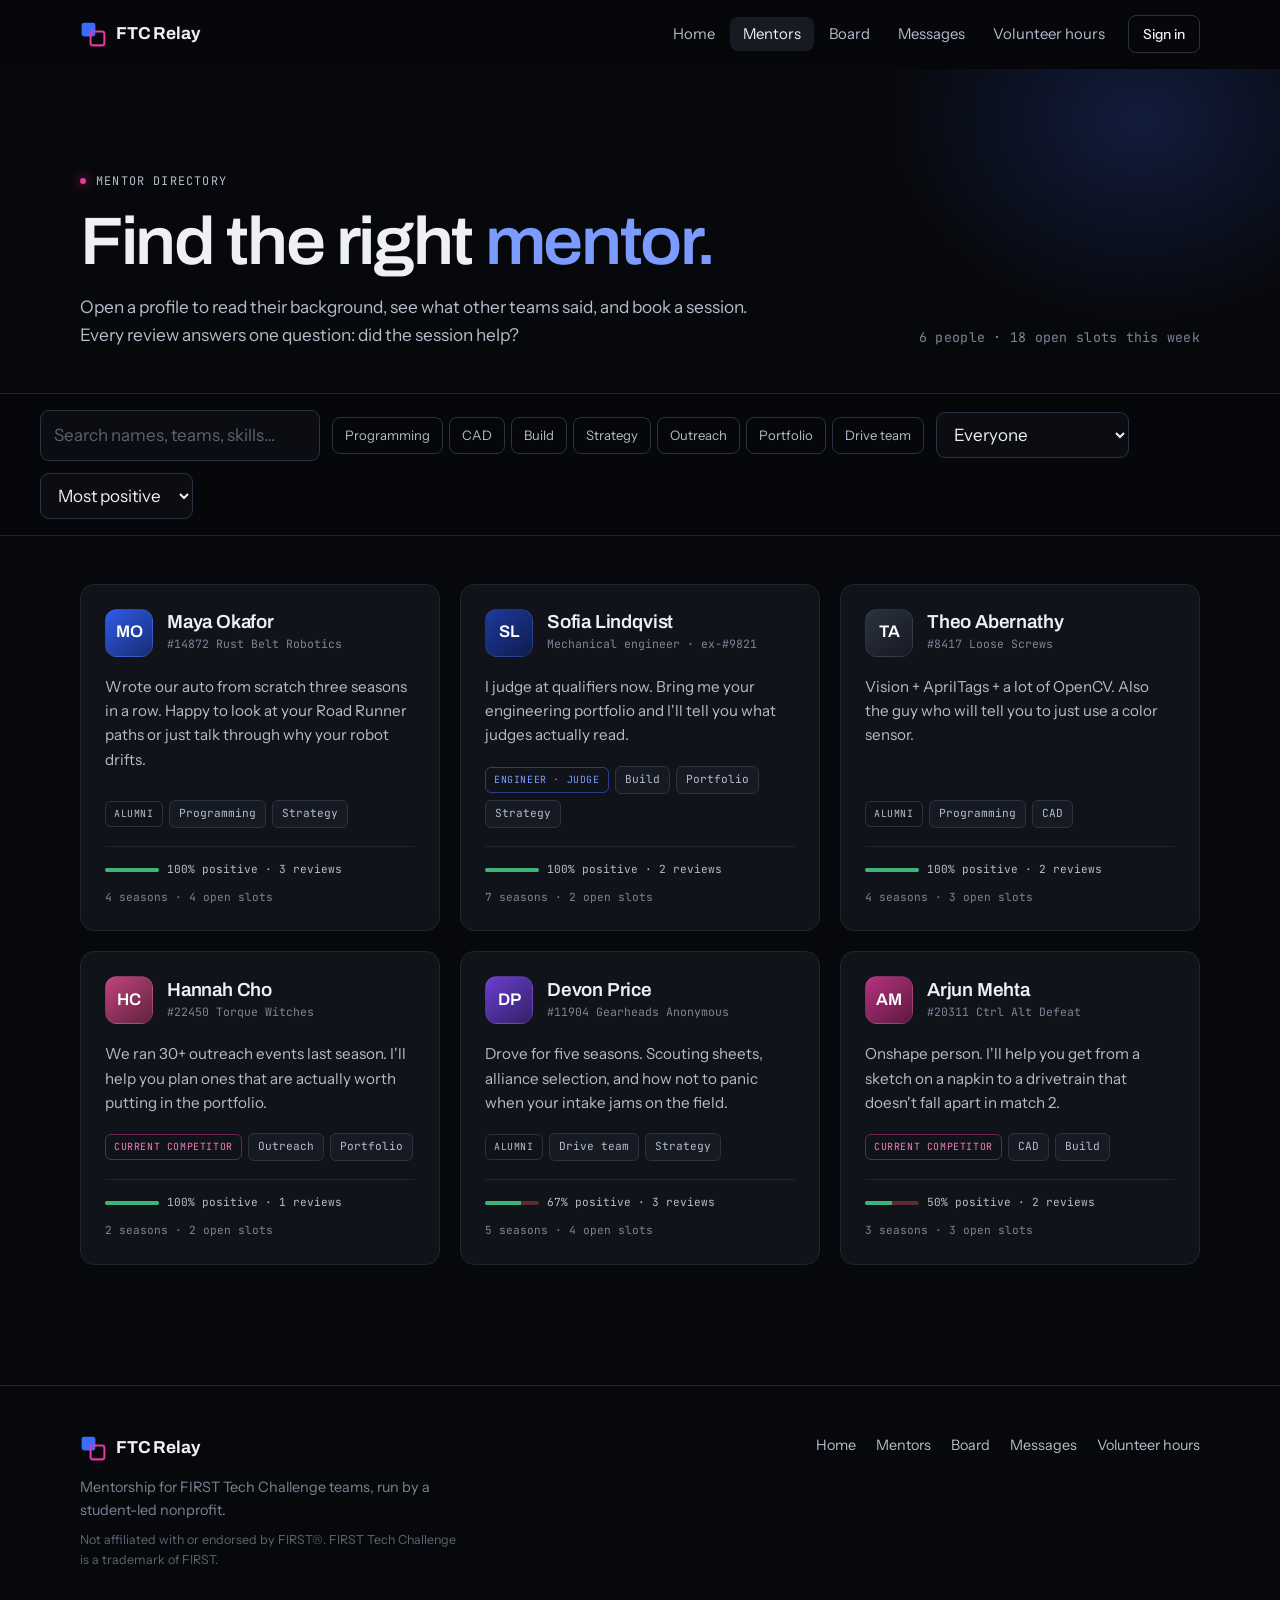
<file: mentors.html>
<!doctype html>
<html lang="en">
<head>
  <meta charset="utf-8">
  <meta name="viewport" content="width=device-width, initial-scale=1, viewport-fit=cover">
  <meta name="theme-color" content="#07080b">
  <title>Mentors — FTC Relay</title>
  <link rel="preconnect" href="https://fonts.googleapis.com">
  <link rel="preconnect" href="https://fonts.gstatic.com" crossorigin>
  <link href="https://fonts.googleapis.com/css2?family=Archivo:ital,wdth,wght@0,62..125,100..900;1,62..125,100..900&family=Instrument+Sans:wght@400;500;600&family=JetBrains+Mono:wght@400;600&display=swap" rel="stylesheet">
  <link rel="stylesheet" href="css/style.css">
</head>
<body>
  <header id="nav"></header>

  <main>
    <section class="page-head">
      <div class="wrap">
        <div class="row">
          <div>
            <span class="eyebrow" data-reveal>Mentor directory</span>
            <h1 data-split>Find the right <em>mentor.</em></h1>
            <p data-reveal style="--i:2">Open a profile to read their background, see what other teams said, and book a session. Every review answers one question: did the session help?</p>
          </div>
          <div class="mono muted" data-reveal style="--i:3"><span id="count">0</span> people · <span id="slotCount">0</span> open slots this week</div>
        </div>
      </div>
    </section>

    <div class="toolbar">
      <div class="wrap" style="display:flex;gap:12px;flex-wrap:wrap;align-items:center;padding:0">
        <label class="sr-only" for="q">Search mentors</label>
        <input type="search" id="q" placeholder="Search names, teams, skills…">
        <div class="chips" id="chips"></div>
        <label class="sr-only" for="kind">Mentor type</label>
        <select id="kind">
          <option value="">Everyone</option>
          <option value="alum">Alumni</option>
          <option value="current">Competing now</option>
          <option value="pro">Engineers / judges</option>
        </select>
        <label class="sr-only" for="sort">Sort</label>
        <select id="sort">
          <option value="fb">Most positive</option>
          <option value="years">Most seasons</option>
          <option value="name">A–Z</option>
        </select>
      </div>
    </div>

    <section style="padding:48px 0 120px">
      <div class="wrap">
        <div class="cards" id="grid"></div>
        <p class="empty" id="empty" hidden>No mentors match those filters. Try removing one.</p>
      </div>
    </section>
  </main>

  <div class="drawer-back" id="drawerBack"></div>
  <aside class="drawer" id="drawer" aria-hidden="true" aria-label="Mentor profile">
    <div class="drawer-close"><button id="drawerClose" aria-label="Close">✕</button></div>
    <div class="drawer-inner" id="drawerBody"></div>
  </aside>

  <footer id="foot"></footer>

  <script src="js/store.js"></script>
  <script src="js/ui.js"></script>
  <script src="js/mentors.js"></script>
</body>
</html>
</file>
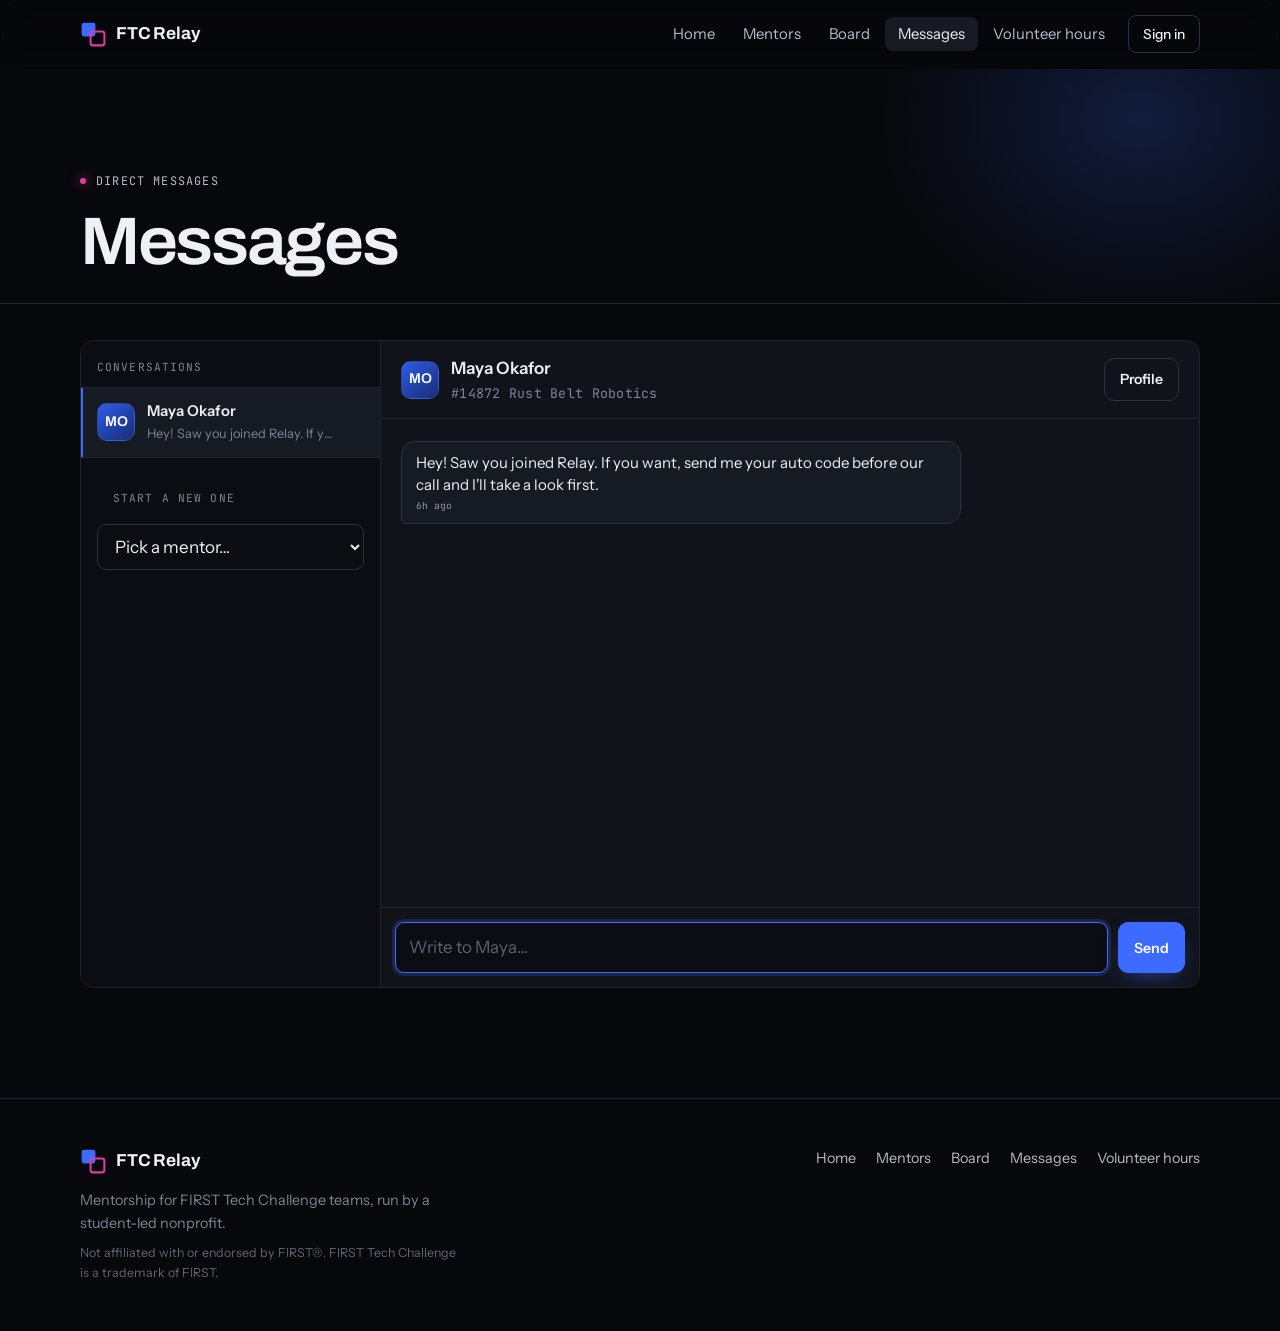
<file: messages.html>
<!doctype html>
<html lang="en">
<head>
  <meta charset="utf-8">
  <meta name="viewport" content="width=device-width, initial-scale=1, viewport-fit=cover">
  <meta name="theme-color" content="#07080b">
  <title>Messages — FTC Relay</title>
  <link rel="preconnect" href="https://fonts.googleapis.com">
  <link rel="preconnect" href="https://fonts.gstatic.com" crossorigin>
  <link href="https://fonts.googleapis.com/css2?family=Archivo:ital,wdth,wght@0,62..125,100..900;1,62..125,100..900&family=Instrument+Sans:wght@400;500;600&family=JetBrains+Mono:wght@400;600&display=swap" rel="stylesheet">
  <link rel="stylesheet" href="css/style.css">
</head>
<body>
  <header id="nav"></header>

  <main>
    <section class="page-head" style="padding-bottom:28px">
      <div class="wrap">
        <span class="eyebrow" data-reveal>Direct messages</span>
        <h1 data-split>Messages</h1>
      </div>
    </section>

    <div class="wrap">
      <div class="inbox" id="inbox">
        <div class="convo-list">
          <span class="lbl">Conversations</span>
          <div id="convos"></div>
          <div class="convo-new">
            <label class="lbl" for="newTo" style="display:block;margin-bottom:6px">Start a new one</label>
            <select id="newTo"><option value="">Pick a mentor…</option></select>
          </div>
        </div>
        <div class="chat" id="chat">
          <div class="chat-empty">Select a conversation.</div>
        </div>
      </div>
    </div>
  </main>

  <footer id="foot"></footer>

  <script src="js/store.js"></script>
  <script src="js/ui.js"></script>
  <script src="js/messages.js"></script>
</body>
</html>
</file>
<file: css/style.css>
/* FTC Relay
   Black, blue, and a little magenta. Calm, precise, built for parents and
   serious students. The faint 6×6 grid in the hero is an FTC field. */

:root {
  --bg: #07080b;
  --bg-2: #0b0d12;
  --surface: #10131a;
  --surface-2: #161a23;
  --line: #1f2430;
  --line-2: #2c3242;
  --fg: #eef0f5;
  --fg-2: #b6bccb;
  --muted: #7c8497;
  --blue: #3d6bff;
  --blue-2: #7b9bff;
  --blue-deep: #1b3fd1;
  --magenta: #e33b9f;
  --magenta-2: #f07cc0;
  --green: #3fb47a;
  --red: #ef5a5a;
  --warn: #e7b84a;

  --display: "Archivo", "Helvetica Neue", Arial, sans-serif;
  --sans: "Instrument Sans", system-ui, -apple-system, "Segoe UI", sans-serif;
  --mono: "JetBrains Mono", ui-monospace, Menlo, Consolas, monospace;

  --wrap: 1200px;
  --gutter: clamp(16px, 4vw, 40px);
  --radius: 14px;
  --ease: cubic-bezier(.2, .7, .1, 1);
  color-scheme: dark;
}

*, *::before, *::after { box-sizing: border-box; }

html { -webkit-text-size-adjust: 100%; overflow-x: clip; scroll-behavior: smooth; }
body {
  margin: 0;
  background: var(--bg);
  color: var(--fg);
  font-family: var(--sans);
  font-size: 17px;
  line-height: 1.6;
  overflow-x: clip;
  -webkit-font-smoothing: antialiased;
}

img, svg { display: block; max-width: 100%; }
a { color: inherit; }
button, input, textarea, select { font: inherit; color: inherit; }
::selection { background: var(--blue); color: #fff; }
:focus-visible { outline: 2px solid var(--blue-2); outline-offset: 3px; }

.wrap { width: 100%; max-width: var(--wrap); margin: 0 auto; padding-left: max(var(--gutter), env(safe-area-inset-left, 0px)); padding-right: max(var(--gutter), env(safe-area-inset-right, 0px)); }

.mono { font-family: var(--mono); font-size: .78em; letter-spacing: .02em; }
.muted { color: var(--muted); }
.sr-only { position: absolute; width: 1px; height: 1px; overflow: hidden; clip: rect(0 0 0 0); white-space: nowrap; }

h1, h2, h3, h4 { font-family: var(--display); font-weight: 600; line-height: 1.05; margin: 0; letter-spacing: -.02em; text-wrap: balance; }
h1 { font-size: clamp(2.4rem, 5.4vw, 4.6rem); letter-spacing: -.035em; line-height: 1; font-stretch: 105%; }
h2 { font-size: clamp(1.9rem, 4vw, 3.2rem); letter-spacing: -.03em; }
h3 { font-size: clamp(1.15rem, 1.8vw, 1.35rem); letter-spacing: -.01em; }
h1 em, h2 em { font-style: normal; color: var(--blue-2); }
p { margin: 0 0 1em; }

.eyebrow {
  display: inline-flex; align-items: center; gap: 10px;
  font-family: var(--mono); font-size: .74rem; letter-spacing: .1em; text-transform: uppercase;
  color: var(--fg-2);
}
.eyebrow::before { content: ""; width: 6px; height: 6px; border-radius: 50%; background: var(--magenta); box-shadow: 0 0 12px var(--magenta); }

/* ---------- nav ---------- */

.nav {
  position: sticky;
  top: env(safe-area-inset-top, 0px);
  z-index: 50;
  background: rgba(7, 8, 11, .72);
  backdrop-filter: blur(14px) saturate(140%);
  -webkit-backdrop-filter: blur(14px) saturate(140%);
  border-bottom: 1px solid transparent;
  transition: transform .35s var(--ease), border-color .2s;
}
.nav.scrolled { border-bottom-color: var(--line); }
.nav.hide { transform: translateY(-100%); }
.nav .wrap { display: flex; align-items: center; gap: 24px; height: 68px; }

.logo { display: flex; align-items: center; gap: 10px; text-decoration: none; }
.logo-mark { width: 26px; height: 26px; }
.logo span { font-family: var(--display); font-size: 1.08rem; font-weight: 700; letter-spacing: -.01em; }

.nav-links { display: flex; align-items: center; gap: 2px; margin: 0 0 0 auto; list-style: none; padding: 0; }
.nav-links a {
  text-decoration: none;
  padding: 8px 13px;
  border-radius: 8px;
  font-size: .93rem;
  color: var(--fg-2);
  transition: color .15s, background .15s;
}
.nav-links a:hover { color: var(--fg); background: var(--surface); }
.nav-links a[aria-current="page"] { color: var(--fg); background: var(--surface-2); }

.me-chip {
  margin-left: 8px;
  font-size: .86rem;
  font-weight: 500;
  border: 1px solid var(--line-2);
  padding: 7px 14px;
  border-radius: 8px;
  background: transparent;
  cursor: pointer;
  white-space: nowrap;
  transition: border-color .15s, background .15s;
}
.me-chip:hover { border-color: var(--blue); background: var(--surface); }

.nav-toggle { display: none; margin-left: auto; background: none; border: 0; padding: 8px; cursor: pointer; }
.nav-toggle span { display: block; width: 22px; height: 2px; background: var(--fg); margin: 5px 0; }

@media (max-width: 880px) {
  .nav-toggle { display: block; }
  .nav-links {
    position: absolute;
    top: 68px; left: 0; right: 0;
    flex-direction: column;
    align-items: stretch;
    background: var(--bg);
    border-bottom: 1px solid var(--line);
    padding: 8px max(var(--gutter), env(safe-area-inset-right, 0px)) 18px max(var(--gutter), env(safe-area-inset-left, 0px));
    display: none;
  }
  .nav-links.open { display: flex; }
  .nav-links a { display: block; padding: 12px 10px; }
  .me-chip { margin: 8px 0 0; width: 100%; }
}

/* ---------- buttons ---------- */

.btn {
  display: inline-flex;
  align-items: center;
  justify-content: center;
  gap: 10px;
  padding: 13px 22px;
  border-radius: 10px;
  border: 1px solid var(--blue);
  background: var(--blue);
  color: #fff;
  text-decoration: none;
  font-weight: 600;
  font-size: .95rem;
  cursor: pointer;
  transition: background .2s, border-color .2s, transform .2s var(--ease), box-shadow .2s;
  box-shadow: 0 8px 24px -10px rgba(61, 107, 255, .7);
}
.btn:hover { background: #2f5cf0; transform: translateY(-1px); box-shadow: 0 12px 30px -10px rgba(61, 107, 255, .85); }
.btn:active { transform: none; }
.btn.ghost { background: transparent; border-color: var(--line-2); color: var(--fg); box-shadow: none; }
.btn.ghost:hover { border-color: var(--fg-2); background: var(--surface); }
.btn.small { padding: 9px 15px; font-size: .88rem; }
.btn[disabled] { opacity: .4; pointer-events: none; box-shadow: none; }
.btn .arrow { transition: transform .2s var(--ease); }
.btn:hover .arrow { transform: translateX(3px); }

.link-u {
  color: var(--fg);
  text-decoration: none;
  font-weight: 500;
  border-bottom: 1px solid var(--line-2);
  padding-bottom: 2px;
  transition: border-color .2s, color .2s;
}
.link-u:hover { color: var(--blue-2); border-color: var(--blue-2); }

/* ---------- scroll reveal ---------- */

[data-reveal] {
  opacity: 0;
  transform: translateY(24px);
  transition: opacity .9s var(--ease), transform .9s var(--ease);
  transition-delay: calc(var(--i, 0) * 80ms);
}
[data-reveal].in { opacity: 1; transform: none; }

.split-line { display: block; overflow: hidden; padding-bottom: .1em; margin-bottom: -.1em; }
.split-line > span { display: inline-block; transform: translateY(105%); transition: transform 1s var(--ease); transition-delay: calc(var(--i, 0) * 100ms + 80ms); }
.split.in .split-line > span { transform: none; }

@media (prefers-reduced-motion: reduce) {
  html { scroll-behavior: auto; }
  [data-reveal], .split-line > span { opacity: 1 !important; transform: none !important; transition: none !important; }
}

/* scroll progress */
.track { position: fixed; top: 0; left: 0; right: 0; height: 2px; z-index: 60; pointer-events: none; }
.track i { position: absolute; inset: 0; background: linear-gradient(90deg, var(--blue), var(--magenta)); transform-origin: left; transform: scaleX(var(--p, 0)); }
.track b { display: none; }

/* ---------- hero ---------- */

.hero { position: relative; padding: clamp(56px, 9vw, 120px) 0 clamp(60px, 8vw, 100px); overflow: hidden; }
.hero::before {
  /* FTC field: 6×6 tiles */
  content: "";
  position: absolute;
  right: -6%; top: 50%;
  width: min(760px, 70vw); aspect-ratio: 1;
  transform: translateY(-50%) perspective(1200px) rotateX(52deg) rotateZ(-28deg);
  background:
    linear-gradient(var(--line-2) 1px, transparent 1px) 0 0 / calc(100% / 6) calc(100% / 6),
    linear-gradient(90deg, var(--line-2) 1px, transparent 1px) 0 0 / calc(100% / 6) calc(100% / 6);
  border: 1px solid var(--line-2);
  opacity: .55;
  -webkit-mask-image: radial-gradient(closest-side, #000 40%, transparent);
  mask-image: radial-gradient(closest-side, #000 40%, transparent);
  pointer-events: none;
}
.hero::after {
  content: "";
  position: absolute;
  right: 6%; top: 18%;
  width: 520px; height: 520px;
  max-width: 80vw;
  background: radial-gradient(closest-side, rgba(61, 107, 255, .28), transparent 70%), radial-gradient(closest-side at 70% 70%, rgba(227, 59, 159, .14), transparent 70%);
  filter: blur(20px);
  pointer-events: none;
}
.hero .wrap { position: relative; z-index: 1; display: grid; grid-template-columns: 1.15fr .85fr; gap: 56px; align-items: center; }
.hero h1 { margin: 22px 0 24px; }
.hero-lede { font-size: clamp(1.05rem, 1.5vw, 1.2rem); max-width: 40ch; color: var(--fg-2); margin: 0 0 32px; }
.hero-cta { display: flex; gap: 12px; flex-wrap: wrap; }
.hero-assure { display: flex; gap: 22px; flex-wrap: wrap; margin-top: 30px; font-size: .88rem; color: var(--muted); }
.hero-assure span { display: inline-flex; align-items: center; gap: 8px; }
.hero-assure svg { width: 16px; height: 16px; color: var(--blue-2); }

/* product preview stack */
.preview { position: relative; min-height: 450px; }
.pv {
  position: absolute;
  background: linear-gradient(180deg, var(--surface-2), var(--surface));
  border: 1px solid var(--line-2);
  border-radius: var(--radius);
  box-shadow: 0 30px 60px -30px rgba(0, 0, 0, .8);
  padding: 20px;
}
.pv-profile { top: 0; left: 0; right: 40px; }
.pv-session { top: 236px; right: 0; width: 270px; z-index: 2; }
.pv-feedback { top: 340px; left: 0; width: 220px; padding: 14px 16px; z-index: 1; }
.pv h4 { font-size: 1.05rem; }
.pv .row { display: flex; gap: 12px; align-items: center; }
.pv .lbl { display: block; margin-bottom: 10px; }
.pv-slots { display: flex; gap: 6px; flex-wrap: wrap; margin-top: 14px; }
.pv-slots span { font-family: var(--mono); font-size: .7rem; padding: 6px 9px; border-radius: 6px; border: 1px solid var(--line-2); color: var(--fg-2); }
.pv-slots span.on { background: var(--blue); border-color: var(--blue); color: #fff; }
.rec { display: inline-flex; align-items: center; gap: 6px; font-family: var(--mono); font-size: .68rem; color: var(--magenta-2); }
.rec::before { content: ""; width: 7px; height: 7px; border-radius: 50%; background: var(--magenta); animation: blink 1.6s infinite; }
@keyframes blink { 50% { opacity: .3; } }

@media (max-width: 960px) {
  .hero .wrap { grid-template-columns: 1fr; }
  .preview { min-height: 440px; max-width: 520px; }
}
@media (max-width: 520px) {
  .pv-profile { right: 0; }
  .pv-session { width: 250px; }
  .pv-feedback { display: none; }
}

/* ---------- trust strip ---------- */

.stats { border-top: 1px solid var(--line); border-bottom: 1px solid var(--line); background: var(--bg-2); }
.stats .wrap { display: grid; grid-template-columns: repeat(4, 1fr); }
.stat { padding: 30px 24px; border-left: 1px solid var(--line); }
.stat:first-child { border-left: 0; padding-left: 0; }
.stat b { display: block; font-family: var(--display); font-weight: 600; font-size: clamp(2rem, 3.6vw, 2.8rem); letter-spacing: -.03em; line-height: 1; font-variant-numeric: tabular-nums; }
.stat span { display: block; margin-top: 8px; font-size: .88rem; color: var(--muted); }
@media (max-width: 760px) {
  .stats .wrap { grid-template-columns: 1fr 1fr; }
  .stat { padding: 22px 0 22px 18px; }
  .stat:nth-child(odd) { border-left: 0; padding-left: 0; }
  .stat:nth-child(n+3) { border-top: 1px solid var(--line); }
}

/* ---------- sections ---------- */

section { position: relative; }
.sec { padding: clamp(80px, 11vw, 140px) 0; }
.sec.tight { padding-top: 0; }
.sec.alt { background: var(--bg-2); border-top: 1px solid var(--line); border-bottom: 1px solid var(--line); }
.sec-head { display: grid; grid-template-columns: 1fr 1fr; gap: 40px; align-items: end; margin-bottom: 56px; }
.sec-head .eyebrow { margin-bottom: 18px; }
.sec-head p { color: var(--fg-2); margin: 0; max-width: 48ch; }
.sec-num { display: none; }
@media (max-width: 860px) { .sec-head { grid-template-columns: 1fr; gap: 18px; } }

/* ---------- two kinds of mentors ---------- */

.who { display: grid; grid-template-columns: 1fr 1fr; gap: 20px; }
.who > div { padding: clamp(26px, 3.4vw, 40px); border: 1px solid var(--line); border-radius: var(--radius); background: var(--surface); }
.who .tag { display: inline-block; font-family: var(--mono); font-size: .7rem; text-transform: uppercase; letter-spacing: .1em; color: var(--blue-2); margin-bottom: 18px; }
.who > div:last-child .tag { color: var(--magenta-2); }
.who h3 { font-size: 1.5rem; margin-bottom: 12px; }
.who p { color: var(--fg-2); }
.who ul { margin: 22px 0 0; padding: 0; list-style: none; }
.who li { padding: 12px 0; border-top: 1px solid var(--line); display: flex; gap: 12px; color: var(--fg-2); font-size: .96rem; }
.who li::before { content: ""; flex: none; width: 14px; height: 14px; margin-top: 5px; border-radius: 4px; border: 1.5px solid var(--blue); }
@media (max-width: 760px) { .who { grid-template-columns: 1fr; } }

/* ---------- sticky steps ---------- */

.steps { display: grid; grid-template-columns: .9fr 1.1fr; gap: 64px; }
.steps-sticky { position: sticky; top: 120px; height: fit-content; }
.big-num {
  font-family: var(--display);
  font-weight: 600;
  font-size: clamp(7rem, 16vw, 13rem);
  line-height: .82;
  letter-spacing: -.06em;
  height: .84em;
  overflow: hidden;
  background: linear-gradient(180deg, var(--fg) 30%, var(--blue) 120%);
  -webkit-background-clip: text;
  background-clip: text;
  color: transparent;
}
.big-num .roll { display: block; transition: transform .7s var(--ease); }
.big-num .roll span { display: block; height: .82em; }
.steps-sticky .label { margin-top: 18px; font-family: var(--mono); font-size: .8rem; color: var(--muted); text-transform: uppercase; letter-spacing: .1em; }
.steps-progress { margin-top: 18px; height: 2px; background: var(--line); width: 240px; position: relative; overflow: hidden; }
.steps-progress i { position: absolute; inset: 0; background: linear-gradient(90deg, var(--blue), var(--magenta)); transform-origin: left; transform: scaleX(0); transition: transform .5s var(--ease); }

.step { min-height: 56vh; display: flex; flex-direction: column; justify-content: center; padding: 30px 0; opacity: .28; transition: opacity .5s; }
.step.active { opacity: 1; }
.step h3 { font-size: clamp(1.6rem, 3vw, 2.3rem); margin-bottom: 16px; letter-spacing: -.025em; }
.step p { color: var(--fg-2); max-width: 46ch; font-size: 1.06rem; }
.step .mini { margin-top: 16px; display: flex; gap: 8px; flex-wrap: wrap; }
@media (max-width: 860px) {
  .steps { grid-template-columns: 1fr; gap: 0; }
  .steps-sticky { top: 68px; background: var(--bg); z-index: 2; padding: 12px 0; display: flex; align-items: center; gap: 18px; border-bottom: 1px solid var(--line); }
  .big-num { font-size: 3.6rem; }
  .steps-sticky .label { margin-top: 0; }
  .steps-progress { display: none; }
  .step { min-height: auto; padding: 44px 0; opacity: 1; }
}

.pill {
  font-family: var(--mono);
  font-size: .7rem;
  padding: 4px 9px;
  border-radius: 6px;
  border: 1px solid var(--line-2);
  background: var(--surface-2);
  color: var(--fg-2);
  white-space: nowrap;
}
.pill.solid { background: var(--fg); color: var(--bg); border-color: var(--fg); }
.pill.accent { background: rgba(61, 107, 255, .15); color: var(--blue-2); border-color: rgba(61, 107, 255, .4); }
.pill.mag { background: rgba(227, 59, 159, .12); color: var(--magenta-2); border-color: rgba(227, 59, 159, .4); }
.pill.good { background: rgba(63, 180, 122, .14); color: var(--green); border-color: rgba(63, 180, 122, .4); }

/* ---------- safety (parents) ---------- */

.safety { display: grid; grid-template-columns: repeat(4, 1fr); gap: 1px; background: var(--line); border: 1px solid var(--line); border-radius: var(--radius); overflow: hidden; }
.safety > div { background: var(--bg); padding: 30px 26px 34px; }
.safety svg { width: 26px; height: 26px; color: var(--blue-2); margin-bottom: 22px; }
.safety h3 { font-size: 1.12rem; margin-bottom: 10px; }
.safety p { color: var(--fg-2); font-size: .94rem; margin: 0; }
@media (max-width: 980px) { .safety { grid-template-columns: 1fr 1fr; } }
@media (max-width: 560px) { .safety { grid-template-columns: 1fr; } }

/* ---------- awards map (students) ---------- */

.awards { border-top: 1px solid var(--line); }
.award-row { display: grid; grid-template-columns: 220px 1fr auto; gap: 28px; align-items: center; padding: 22px 0; border-bottom: 1px solid var(--line); transition: background .2s; }
.award-row:hover { background: linear-gradient(90deg, transparent, rgba(61, 107, 255, .06), transparent); }
.award-row h3 { font-size: 1.3rem; }
.award-row h3 small { display: block; font-family: var(--mono); font-size: .68rem; color: var(--muted); letter-spacing: .08em; text-transform: uppercase; font-weight: 400; margin-top: 6px; }
.award-row p { margin: 0; color: var(--fg-2); font-size: .96rem; max-width: 56ch; }
.award-row .tags { display: flex; gap: 6px; flex-wrap: wrap; justify-content: flex-end; }
@media (max-width: 860px) {
  .award-row { grid-template-columns: 1fr; gap: 10px; }
  .award-row .tags { justify-content: flex-start; }
}

/* ---------- mentor cards ---------- */

.cards { display: grid; grid-template-columns: repeat(auto-fill, minmax(300px, 1fr)); gap: 20px; }

.icard {
  position: relative;
  display: flex;
  flex-direction: column;
  text-align: left;
  padding: 24px;
  border-radius: var(--radius);
  border: 1px solid var(--line);
  background: var(--surface);
  cursor: pointer;
  transition: border-color .25s, transform .35s var(--ease), box-shadow .35s var(--ease), opacity .9s var(--ease);
}
.icard::before {
  content: "";
  position: absolute; inset: -1px;
  border-radius: inherit;
  padding: 1px;
  background: linear-gradient(140deg, var(--blue), transparent 40%, transparent 70%, var(--magenta));
  -webkit-mask: linear-gradient(#000 0 0) content-box, linear-gradient(#000 0 0);
  -webkit-mask-composite: xor;
  mask-composite: exclude;
  opacity: 0;
  transition: opacity .3s;
  pointer-events: none;
}
.icard:hover, .icard:focus-visible { transform: translateY(-4px); box-shadow: 0 30px 50px -30px rgba(0, 0, 0, .9); outline: none; }
.icard:hover::before, .icard:focus-visible::before { opacity: 1; }
.icard[data-reveal].in:hover { transform: translateY(-4px); }

.icard-top { display: flex; gap: 14px; align-items: center; margin-bottom: 18px; }
.icard-id { min-width: 0; flex: 1; }
.avatar {
  width: 48px; height: 48px;
  flex: none;
  border-radius: 12px;
  display: grid;
  place-items: center;
  font-family: var(--display);
  font-weight: 600;
  font-size: 1.05rem;
  color: #fff;
  background: linear-gradient(140deg, var(--av, var(--blue)), color-mix(in srgb, var(--av, var(--blue)) 50%, #000));
  border: 1px solid rgba(255, 255, 255, .08);
}
.avatar.lg { width: 84px; height: 84px; font-size: 1.9rem; border-radius: 18px; }
.icard h3 { font-size: 1.18rem; }
.icard .team { font-family: var(--mono); font-size: .72rem; color: var(--muted); margin-top: 3px; }
.icard .blurb { font-size: .95rem; color: var(--fg-2); margin: 0 0 18px; flex: 1; }
.icard .tags { display: flex; flex-wrap: wrap; gap: 6px; margin-bottom: 18px; }
.icard-foot { display: flex; justify-content: space-between; align-items: center; gap: 10px; flex-wrap: wrap; border-top: 1px solid var(--line); padding-top: 14px; font-family: var(--mono); font-size: .7rem; color: var(--muted); }
.kind-stamp {
  align-self: center;
  font-family: var(--mono);
  font-size: .62rem;
  letter-spacing: .06em;
  text-transform: uppercase;
  padding: 4px 8px;
  border-radius: 6px;
  white-space: nowrap;
  border: 1px solid var(--line-2);
  color: var(--fg-2);
}
.kind-stamp.current { color: var(--magenta-2); border-color: rgba(227, 59, 159, .45); }
.kind-stamp.pro { color: var(--blue-2); border-color: rgba(61, 107, 255, .5); }

.vote-meter { display: inline-flex; align-items: center; gap: 8px; color: var(--fg-2); }
.vote-meter .bar { width: 54px; height: 4px; background: rgba(239, 90, 90, .35); position: relative; border-radius: 2px; overflow: hidden; }
.vote-meter .bar i { position: absolute; inset: 0 auto 0 0; background: var(--green); }

/* ---------- hours (home) ---------- */

.hours-grid { display: grid; grid-template-columns: 1fr 1fr; gap: 64px; align-items: center; }
@media (max-width: 860px) { .hours-grid { grid-template-columns: 1fr; gap: 40px; } }
.panel { border: 1px solid var(--line); border-radius: var(--radius); background: var(--surface); padding: clamp(24px, 3vw, 34px); }
.checklist { list-style: none; padding: 0; margin: 0; counter-reset: c; }
.checklist li { counter-increment: c; display: grid; grid-template-columns: 34px 1fr; gap: 14px; padding: 16px 0; border-bottom: 1px solid var(--line); color: var(--fg-2); }
.checklist li:last-child { border-bottom: 0; }
.checklist li::before { content: counter(c); width: 26px; height: 26px; border-radius: 50%; border: 1px solid var(--blue); color: var(--blue-2); font-family: var(--mono); font-size: .74rem; display: grid; place-items: center; }
.checklist b { color: var(--fg); font-weight: 600; display: block; }

.counter-row { display: flex; gap: 44px; flex-wrap: wrap; margin-top: 34px; }
.counter b { display: block; font-family: var(--display); font-weight: 600; font-size: clamp(2.4rem, 4.4vw, 3.2rem); line-height: 1; letter-spacing: -.03em; font-variant-numeric: tabular-nums; }
.counter span { display: block; margin-top: 6px; font-size: .84rem; color: var(--muted); }

/* ---------- board preview ---------- */

.board-prev { display: grid; grid-template-columns: repeat(3, 1fr); gap: 20px; }
.board-prev a { text-decoration: none; padding: 24px; border: 1px solid var(--line); border-radius: var(--radius); background: var(--surface); display: flex; flex-direction: column; transition: border-color .2s, transform .3s var(--ease); }
.board-prev a:hover { border-color: var(--line-2); transform: translateY(-3px); }
.board-prev .pill { align-self: flex-start; }
.board-prev h4 { font-size: 1.12rem; margin: 16px 0 14px; line-height: 1.3; flex: 1; }
.board-prev .meta { font-family: var(--mono); font-size: .7rem; color: var(--muted); }
@media (max-width: 860px) { .board-prev { grid-template-columns: 1fr; } }

/* ---------- FAQ ---------- */

.faq { border-top: 1px solid var(--line); max-width: 860px; }
.faq details { border-bottom: 1px solid var(--line); }
.faq summary {
  list-style: none;
  cursor: pointer;
  padding: 22px 40px 22px 0;
  position: relative;
  font-family: var(--display);
  font-weight: 500;
  font-size: 1.15rem;
  letter-spacing: -.01em;
}
.faq summary::-webkit-details-marker { display: none; }
.faq summary::after { content: "+"; position: absolute; right: 4px; top: 50%; transform: translateY(-50%); font-family: var(--mono); font-size: 1.2rem; color: var(--blue-2); transition: transform .25s var(--ease); }
.faq details[open] summary::after { transform: translateY(-50%) rotate(45deg); color: var(--magenta-2); }
.faq details p { color: var(--fg-2); margin: 0; padding: 0 40px 24px 0; max-width: 68ch; }

/* ---------- quote + CTA + footer ---------- */

.quote-big { font-family: var(--display); font-weight: 500; font-size: clamp(1.6rem, 3.4vw, 2.6rem); line-height: 1.2; letter-spacing: -.025em; max-width: 26ch; }
.quote-big .hl { background: linear-gradient(90deg, var(--blue-2), var(--magenta-2)) 0 100% / 0 2px no-repeat; transition: background-size 1.2s var(--ease) .4s; padding-bottom: 2px; }
.quote-big.in .hl { background-size: 100% 2px; }

.cta-band { padding: clamp(90px, 12vw, 150px) 0; text-align: center; overflow: hidden; border-top: 1px solid var(--line); }
.cta-band::before {
  content: "";
  position: absolute;
  left: 50%; top: 100%;
  width: 900px; height: 600px;
  transform: translate(-50%, -50%);
  background: radial-gradient(closest-side, rgba(61, 107, 255, .35), transparent), radial-gradient(closest-side at 70% 40%, rgba(227, 59, 159, .18), transparent);
  pointer-events: none;
}
.cta-band .wrap { position: relative; }
.cta-band h2 { font-size: clamp(2.4rem, 6vw, 4.6rem); letter-spacing: -.04em; }
.cta-band p { color: var(--fg-2); max-width: 46ch; margin: 22px auto 0; }
.cta-band .actions { display: flex; gap: 12px; flex-wrap: wrap; justify-content: center; margin-top: 36px; }

footer { border-top: 1px solid var(--line); background: var(--bg); color: var(--muted); padding: 48px 0 calc(40px + env(safe-area-inset-bottom, 0px)); font-size: .9rem; }
footer .wrap { display: flex; justify-content: space-between; gap: 32px; flex-wrap: wrap; }
footer .foot-brand { max-width: 380px; }
footer .foot-brand .logo { margin-bottom: 14px; color: var(--fg); }
footer .foot-brand p { margin: 0 0 8px; }
footer .fine { font-size: .78rem; opacity: .75; }
footer a { color: var(--fg-2); text-decoration: none; }
footer a:hover { color: var(--fg); }
footer nav { display: flex; gap: 20px; flex-wrap: wrap; align-items: flex-start; }

/* ---------- page header (inner pages) ---------- */

.page-head { position: relative; padding: clamp(52px, 8vw, 96px) 0 44px; border-bottom: 1px solid var(--line); overflow: hidden; }
.page-head::after {
  content: "";
  position: absolute;
  right: -120px; top: -160px;
  width: 520px; height: 420px;
  background: radial-gradient(closest-side, rgba(61, 107, 255, .2), transparent);
  pointer-events: none;
}
.page-head .wrap { position: relative; z-index: 1; }
.page-head h1 { font-size: clamp(2.4rem, 5.6vw, 4.2rem); margin-top: 16px; }
.page-head p { max-width: 56ch; color: var(--fg-2); margin: 18px 0 0; font-size: 1.08rem; }
.page-head .row { display: flex; justify-content: space-between; align-items: end; gap: 30px; flex-wrap: wrap; }

/* ---------- forms ---------- */

.field { display: flex; flex-direction: column; gap: 7px; margin-bottom: 16px; }
.field label, .lbl { font-family: var(--mono); font-size: .7rem; text-transform: uppercase; letter-spacing: .1em; color: var(--muted); }
input[type="text"], input[type="number"], input[type="url"], input[type="date"], input[type="search"], textarea, select {
  width: 100%;
  border: 1px solid var(--line-2);
  background: var(--bg-2);
  padding: 11px 13px;
  border-radius: 9px;
  outline: none;
  transition: border-color .15s, box-shadow .15s;
}
input::placeholder, textarea::placeholder { color: #5b6273; }
input:focus, textarea:focus, select:focus { border-color: var(--blue); box-shadow: 0 0 0 3px rgba(61, 107, 255, .2); }
textarea { resize: vertical; min-height: 96px; line-height: 1.5; }
.check { display: flex; gap: 10px; align-items: flex-start; font-size: .92rem; line-height: 1.5; cursor: pointer; color: var(--fg-2); }
.check input { margin-top: 3px; accent-color: var(--blue); width: 16px; height: 16px; flex: none; }
.form-row { display: grid; grid-template-columns: 1fr 1fr; gap: 14px; }
@media (max-width: 560px) { .form-row { grid-template-columns: 1fr; } }

/* ---------- mentors page ---------- */

.toolbar { position: sticky; top: calc(68px + env(safe-area-inset-top, 0px)); z-index: 10; background: rgba(7, 8, 11, .9); backdrop-filter: blur(10px); -webkit-backdrop-filter: blur(10px); border-bottom: 1px solid var(--line); padding: 16px 0; }
.toolbar input[type="search"] { max-width: 280px; }
.toolbar select { width: auto; }
.chips { display: flex; gap: 6px; flex-wrap: wrap; }
.chip {
  font-size: .82rem;
  padding: 7px 12px;
  border-radius: 8px;
  border: 1px solid var(--line-2);
  background: transparent;
  color: var(--fg-2);
  cursor: pointer;
  transition: background .15s, color .15s, border-color .15s;
}
.chip:hover { border-color: var(--fg-2); color: var(--fg); }
.chip[aria-pressed="true"] { background: var(--blue); border-color: var(--blue); color: #fff; }
.empty { padding: 60px 0; text-align: center; color: var(--muted); font-size: 1.1rem; }

/* drawer */
.drawer-back { position: fixed; inset: 0; background: rgba(0, 0, 0, .6); backdrop-filter: blur(3px); z-index: 80; opacity: 0; pointer-events: none; transition: opacity .3s; }
.drawer-back.open { opacity: 1; pointer-events: auto; }
.drawer {
  position: fixed;
  top: 0; right: 0; bottom: 0;
  width: min(640px, 100%);
  background: var(--bg-2);
  z-index: 90;
  transform: translateX(100%);
  transition: transform .45s var(--ease);
  overflow-y: auto;
  border-left: 1px solid var(--line-2);
  overscroll-behavior: contain;
  padding-top: env(safe-area-inset-top, 0px);
}
.drawer.open { transform: none; }
.drawer-inner { padding: 12px max(clamp(18px, 4vw, 40px), env(safe-area-inset-right, 0px)) calc(60px + env(safe-area-inset-bottom, 0px)) clamp(18px, 4vw, 40px); }
.drawer-close { position: sticky; top: 0; display: flex; justify-content: flex-end; padding: 14px 18px 0; background: linear-gradient(var(--bg-2) 70%, transparent); z-index: 2; }
.drawer-close button { background: var(--surface); border: 1px solid var(--line-2); border-radius: 10px; width: 38px; height: 38px; cursor: pointer; font-size: 1rem; }
.drawer-close button:hover { border-color: var(--fg-2); }

.profile-head { display: flex; gap: 20px; align-items: center; margin-bottom: 22px; }
.profile-head h2 { font-size: clamp(1.8rem, 4.4vw, 2.4rem); }
.profile-sec { border-top: 1px solid var(--line); padding: 24px 0 8px; margin-top: 24px; }
.profile-sec > .lbl { display: block; margin-bottom: 14px; }
.drawer-inner > p { color: var(--fg-2); }
.timeline { list-style: none; padding: 0; margin: 0; }
.timeline li { display: grid; grid-template-columns: 92px 1fr; gap: 14px; padding: 11px 0; border-bottom: 1px solid var(--line); font-size: .95rem; color: var(--fg-2); }
.timeline li span:first-child { font-family: var(--mono); font-size: .74rem; color: var(--blue-2); padding-top: 2px; }

.slots { display: flex; flex-wrap: wrap; gap: 8px; margin-bottom: 16px; }
.slot {
  font-family: var(--mono);
  font-size: .78rem;
  border: 1px solid var(--line-2);
  padding: 9px 12px;
  border-radius: 8px;
  background: var(--surface);
  cursor: pointer;
  transition: border-color .15s;
}
.slot:hover { border-color: var(--blue); }
.slot[aria-pressed="true"] { background: var(--blue); border-color: var(--blue); color: #fff; }
.slot.taken { opacity: .3; text-decoration: line-through; pointer-events: none; }

.verdict { display: flex; gap: 10px; margin-bottom: 14px; }
.verdict button {
  flex: 1;
  padding: 14px;
  border: 1px solid var(--line-2);
  background: var(--surface);
  cursor: pointer;
  border-radius: 10px;
  font-weight: 500;
  display: flex; gap: 10px; align-items: center; justify-content: center;
  transition: background .15s, border-color .15s;
}
.verdict button svg { width: 18px; height: 18px; }
.verdict .pos[aria-pressed="true"] { background: rgba(63, 180, 122, .16); border-color: var(--green); color: var(--green); }
.verdict .neg[aria-pressed="true"] { background: rgba(239, 90, 90, .14); border-color: var(--red); color: var(--red); }

.fb-summary { display: flex; align-items: center; gap: 18px; margin-bottom: 14px; flex-wrap: wrap; }
.fb-summary .split-bar { flex: 1; min-width: 160px; height: 8px; display: flex; border-radius: 4px; overflow: hidden; background: var(--line); }
.fb-summary .split-bar i { background: var(--green); }
.fb-summary .split-bar b { background: var(--red); opacity: .8; }
.fb-list { list-style: none; padding: 0; margin: 0 0 20px; }
.fb-list li { padding: 14px 0; border-bottom: 1px solid var(--line); font-size: .95rem; color: var(--fg-2); }
.fb-list .who-line { font-family: var(--mono); font-size: .7rem; color: var(--muted); display: flex; gap: 10px; align-items: center; margin-bottom: 5px; }
.fb-mark { font-weight: 600; font-size: .64rem; letter-spacing: .06em; padding: 2px 7px; border-radius: 4px; }
.fb-mark.pos { background: rgba(63, 180, 122, .16); color: var(--green); }
.fb-mark.neg { background: rgba(239, 90, 90, .14); color: var(--red); }

.notice { border: 1px solid rgba(61, 107, 255, .4); background: rgba(61, 107, 255, .08); padding: 13px 15px; font-size: .9rem; border-radius: 10px; margin-bottom: 14px; color: var(--fg-2); }
.notice.soft { border-color: var(--line-2); background: var(--surface); }

/* toast */
.toast {
  position: fixed;
  left: 50%; bottom: calc(24px + env(safe-area-inset-bottom, 0px));
  transform: translate(-50%, 160%);
  background: var(--surface-2);
  border: 1px solid var(--line-2);
  color: var(--fg);
  padding: 13px 20px;
  border-radius: 10px;
  z-index: 200;
  font-size: .93rem;
  transition: transform .4s var(--ease);
  box-shadow: 0 20px 40px -16px rgba(0, 0, 0, .8);
  max-width: calc(100% - 32px);
}
.toast::before { content: ""; display: inline-block; width: 7px; height: 7px; border-radius: 50%; background: var(--magenta); margin-right: 10px; vertical-align: 1px; }
.toast.show { transform: translate(-50%, 0); }

/* modal */
.modal-back { position: fixed; inset: 0; background: rgba(0, 0, 0, .65); backdrop-filter: blur(4px); z-index: 150; display: none; place-items: center; padding: 16px; }
.modal-back.open { display: grid; }
.modal { background: var(--bg-2); border: 1px solid var(--line-2); border-radius: 16px; box-shadow: 0 40px 80px -30px rgba(0, 0, 0, .9); width: min(440px, 100%); padding: 28px; animation: pop .35s var(--ease); }
.modal h3 { margin-bottom: 8px; font-size: 1.6rem; }
.modal p { color: var(--fg-2); font-size: .95rem; }
@keyframes pop { from { transform: translateY(14px) scale(.98); opacity: 0; } }

/* ---------- board page ---------- */

.board-layout { display: grid; grid-template-columns: 220px 1fr; gap: 48px; padding: 44px 0 110px; }
.board-side { position: sticky; top: 100px; height: fit-content; }
.board-side .cats { display: flex; flex-direction: column; gap: 2px; margin-top: 14px; }
.board-side .cats button { text-align: left; background: none; border: 0; padding: 8px 10px; border-radius: 8px; cursor: pointer; display: flex; justify-content: space-between; font-size: .93rem; color: var(--fg-2); }
.board-side .cats button:hover { background: var(--surface); color: var(--fg); }
.board-side .cats button[aria-pressed="true"] { background: var(--surface-2); color: var(--fg); box-shadow: inset 2px 0 0 var(--blue); }
.board-side .cats .n { font-family: var(--mono); font-size: .7rem; opacity: .6; }
@media (max-width: 860px) {
  .board-layout { grid-template-columns: 1fr; gap: 20px; }
  .board-side { position: static; }
  .board-side .cats { flex-direction: row; flex-wrap: wrap; }
}

.composer { border: 1px solid var(--line); border-radius: var(--radius); background: var(--surface); padding: 22px; margin-bottom: 30px; }
.composer-actions { display: flex; justify-content: space-between; align-items: center; gap: 12px; flex-wrap: wrap; }

.thread { border: 1px solid var(--line); border-radius: var(--radius); background: var(--surface); margin-bottom: 12px; transition: border-color .2s; }
.thread:hover { border-color: var(--line-2); }
.thread-head { display: grid; grid-template-columns: 52px 1fr auto; gap: 16px; padding: 20px; cursor: pointer; align-items: start; }
.thread-head h3 { font-size: 1.12rem; line-height: 1.3; margin-bottom: 8px; }
.thread-head .meta { font-family: var(--mono); font-size: .7rem; color: var(--muted); display: flex; gap: 12px; flex-wrap: wrap; align-items: center; }
.thread-count { font-family: var(--display); font-weight: 600; font-size: 1.4rem; text-align: right; line-height: 1; }
.thread-count small { display: block; font-family: var(--mono); font-weight: 400; font-size: .6rem; color: var(--muted); margin-top: 4px; }
.upv {
  display: flex; flex-direction: column; align-items: center; gap: 2px;
  border: 1px solid var(--line-2); border-radius: 9px; padding: 7px 0; background: var(--bg-2);
  font-family: var(--mono); font-size: .78rem; cursor: pointer; transition: border-color .15s, color .15s;
}
.upv:hover { border-color: var(--blue); }
.upv[aria-pressed="true"] { border-color: var(--blue); color: var(--blue-2); background: rgba(61, 107, 255, .1); }
.upv svg { width: 14px; height: 14px; }
.thread-body { display: none; padding: 0 20px 22px 88px; }
.thread.open .thread-body { display: block; animation: fadeup .4s var(--ease); }
@keyframes fadeup { from { opacity: 0; transform: translateY(8px); } }
.thread-body .op { white-space: pre-wrap; margin-bottom: 20px; color: var(--fg-2); }
.reply { border-left: 2px solid var(--line-2); padding: 4px 0 4px 16px; margin-bottom: 16px; }
.reply.mentor { border-left-color: var(--blue); }
.reply .meta { font-family: var(--mono); font-size: .7rem; color: var(--muted); margin-bottom: 4px; }
.reply .meta b { color: var(--blue-2); font-weight: 500; }
.reply p { margin: 0; white-space: pre-wrap; color: var(--fg-2); }
.reply-form { display: flex; gap: 10px; margin-top: 16px; align-items: flex-end; }
.reply-form textarea { min-height: 50px; }
@media (max-width: 560px) {
  .thread-head { grid-template-columns: 44px 1fr; padding: 16px; }
  .thread-count { display: none; }
  .thread-body { padding: 0 16px 18px; }
  .reply-form { flex-direction: column; align-items: stretch; }
}

/* ---------- messages page ---------- */

.inbox { display: grid; grid-template-columns: 300px 1fr; border: 1px solid var(--line); border-radius: var(--radius); background: var(--surface); height: min(72vh, 720px); min-height: 460px; margin: 36px 0 110px; overflow: hidden; }
.convo-list { border-right: 1px solid var(--line); overflow-y: auto; background: var(--bg-2); }
.convo-list .lbl { display: block; padding: 18px 16px 10px; }
.convo {
  display: flex; gap: 12px; align-items: center;
  padding: 12px 16px; width: 100%;
  background: none; border: 0; border-top: 1px solid var(--line);
  cursor: pointer; text-align: left;
}
.convo:hover { background: var(--surface); }
.convo[aria-current="true"] { background: var(--surface-2); box-shadow: inset 2px 0 0 var(--blue); }
.convo .avatar { width: 38px; height: 38px; font-size: .88rem; border-radius: 10px; }
.convo .nm { font-weight: 600; font-size: .93rem; }
.convo .last { font-size: .8rem; color: var(--muted); white-space: nowrap; overflow: hidden; text-overflow: ellipsis; max-width: 190px; }
.convo-new { padding: 14px 16px; border-top: 1px solid var(--line); }

.chat { display: flex; flex-direction: column; min-width: 0; }
.chat-head { padding: 14px 20px; border-bottom: 1px solid var(--line); display: flex; gap: 12px; align-items: center; }
.chat-head .avatar { width: 38px; height: 38px; font-size: .88rem; border-radius: 10px; }
.chat-head .back { display: none; background: none; border: 0; font-size: 1.3rem; cursor: pointer; padding: 0 6px 0 0; }
.chat-log { flex: 1; overflow-y: auto; padding: 22px 20px; display: flex; flex-direction: column; gap: 10px; }
.bubble { max-width: 72%; padding: 10px 14px; border-radius: 14px; font-size: .94rem; line-height: 1.45; white-space: pre-wrap; word-wrap: break-word; animation: fadeup .25s var(--ease); }
.bubble.them { background: var(--surface-2); border: 1px solid var(--line-2); align-self: flex-start; border-bottom-left-radius: 4px; }
.bubble.me { background: var(--blue); color: #fff; align-self: flex-end; border-bottom-right-radius: 4px; }
.bubble time { display: block; font-family: var(--mono); font-size: .6rem; opacity: .6; margin-top: 4px; }
.chat-form { display: flex; gap: 10px; padding: 14px; border-top: 1px solid var(--line); }
.chat-form input { flex: 1; }
.chat-empty { margin: auto; text-align: center; color: var(--muted); padding: 20px; max-width: 34ch; }

@media (max-width: 760px) {
  .inbox { grid-template-columns: 1fr; height: 76vh; }
  .inbox.chatting .convo-list { display: none; }
  .inbox:not(.chatting) .chat { display: none; }
  .convo-list { border-right: 0; }
  .chat-head .back { display: block; }
  .bubble { max-width: 86%; }
}

/* ---------- hours page ---------- */

.hours-layout { display: grid; grid-template-columns: 1.05fr 1fr; gap: 56px; padding: 52px 0 110px; align-items: start; }
.hours-layout > * { min-width: 0; }
@media (max-width: 900px) { .hours-layout { grid-template-columns: 1fr; } }
.rules { counter-reset: r; list-style: none; padding: 0; margin: 0; }
.rules li { counter-increment: r; display: grid; grid-template-columns: 48px 1fr; gap: 14px; padding: 20px 0; border-top: 1px solid var(--line); }
.rules li::before { content: counter(r, decimal-leading-zero); font-family: var(--mono); font-size: .78rem; color: var(--blue-2); padding-top: 4px; }
.rules b { display: block; font-family: var(--display); font-weight: 600; font-size: 1.14rem; margin-bottom: 6px; }
.rules p { margin: 0; color: var(--fg-2); font-size: .96rem; }

.cap { border: 1px solid var(--line); border-radius: var(--radius); background: var(--surface); padding: 24px; margin-bottom: 20px; }
.cap-top { display: flex; justify-content: space-between; align-items: baseline; margin-bottom: 16px; }
.cap-top b { font-family: var(--display); font-weight: 600; font-size: 2.6rem; letter-spacing: -.03em; line-height: 1; font-variant-numeric: tabular-nums; }
.cap-bar { height: 10px; border-radius: 5px; position: relative; background: var(--line); overflow: hidden; }
.cap-bar i { position: absolute; inset: 0 auto 0 0; background: linear-gradient(90deg, var(--blue), var(--blue-2)); transition: width 1.2s var(--ease); width: 0; }
.cap-bar i.pending { background: repeating-linear-gradient(45deg, var(--magenta) 0 5px, #b12a7c 5px 10px); }
.cap-legend { display: flex; gap: 16px; margin-top: 12px; font-family: var(--mono); font-size: .68rem; color: var(--muted); flex-wrap: wrap; }
.cap-legend span::before { content: ""; display: inline-block; width: 9px; height: 9px; border-radius: 2px; margin-right: 6px; vertical-align: -1px; }
.cap-legend .a::before { background: var(--blue); }
.cap-legend .p::before { background: var(--magenta); }

.log-table { width: 100%; border-collapse: collapse; font-size: .9rem; margin-top: 10px; }
.log-table th { text-align: left; font-family: var(--mono); font-size: .66rem; text-transform: uppercase; letter-spacing: .1em; color: var(--muted); font-weight: 400; padding: 8px 8px 8px 0; border-bottom: 1px solid var(--line-2); }
.log-table td { padding: 12px 8px 12px 0; border-bottom: 1px solid var(--line); vertical-align: top; color: var(--fg-2); font-variant-numeric: tabular-nums; }
.log-table a { color: var(--blue-2); }
.status { font-family: var(--mono); font-size: .66rem; padding: 3px 8px; border-radius: 5px; white-space: nowrap; }
.status.pending { color: var(--warn); background: rgba(231, 184, 74, .12); }
.status.approved { color: var(--green); background: rgba(63, 180, 122, .14); }
.table-scroll { overflow-x: auto; }
</file>
